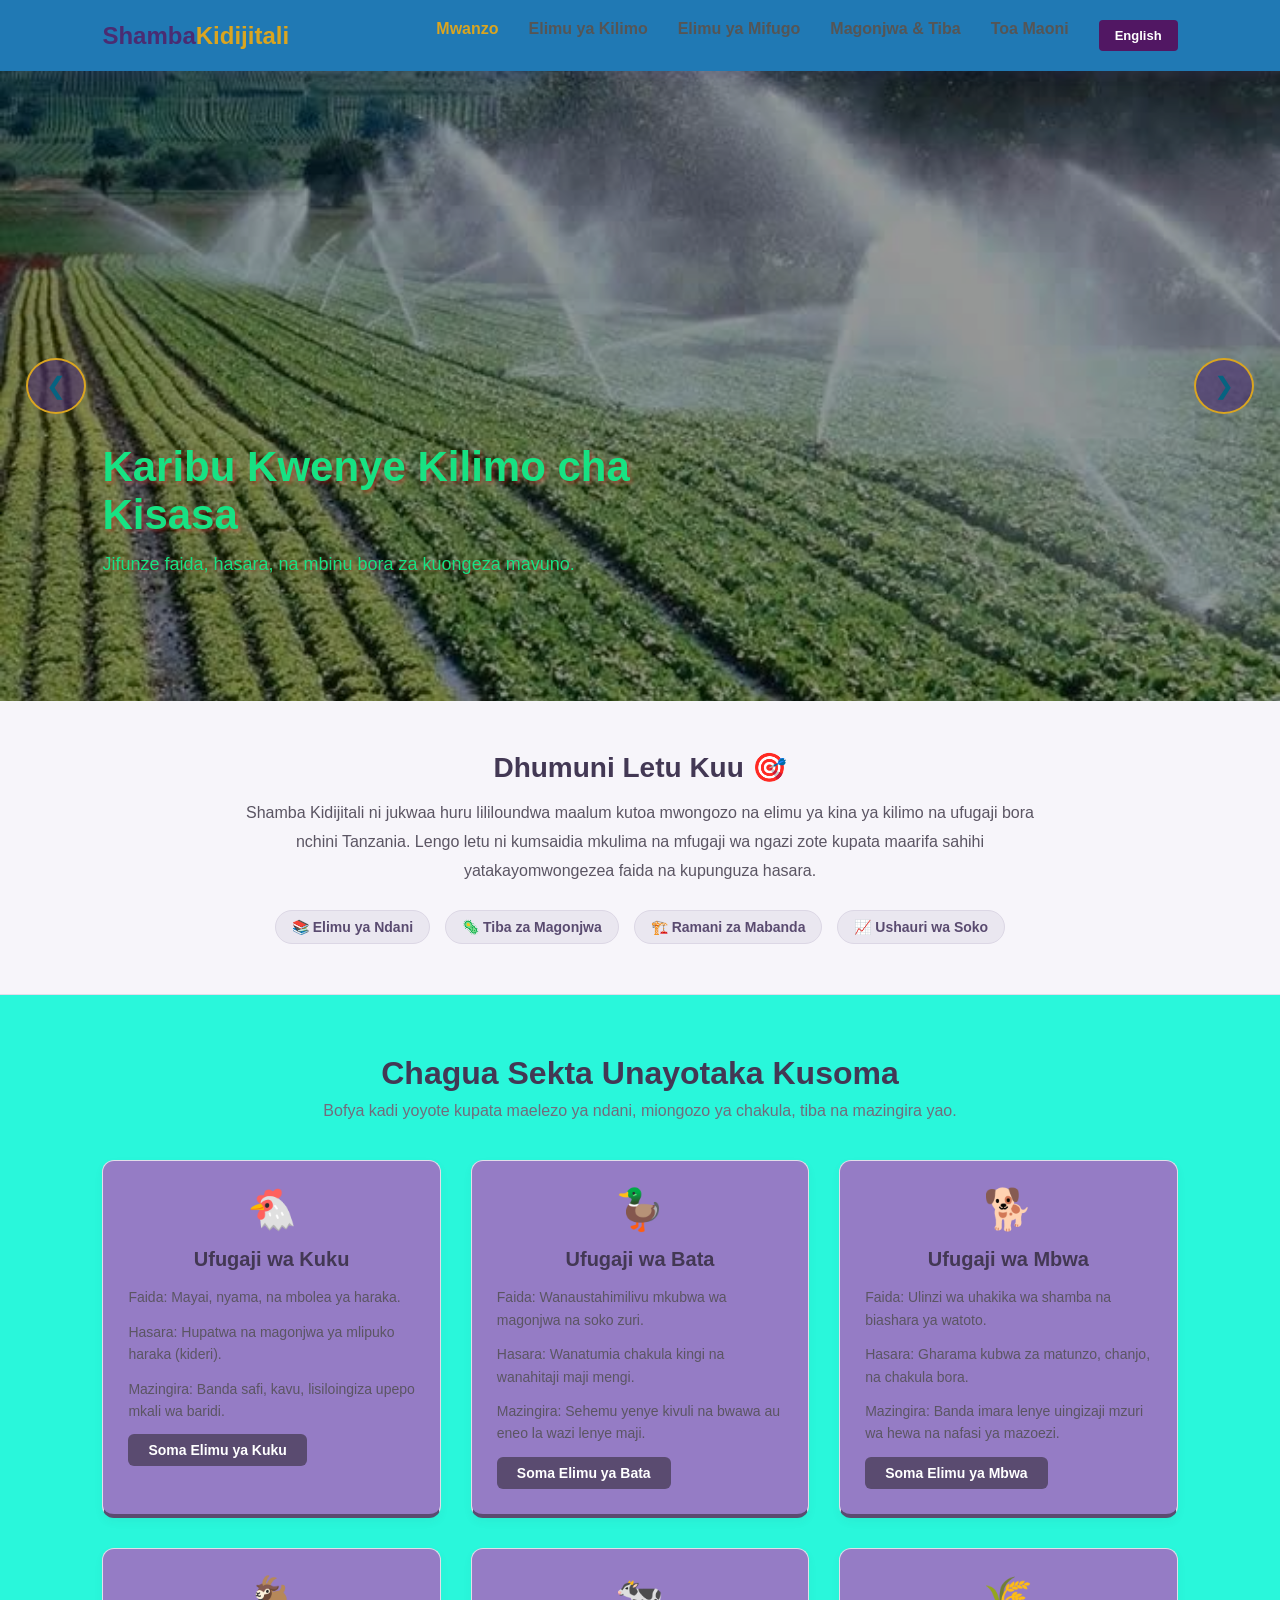
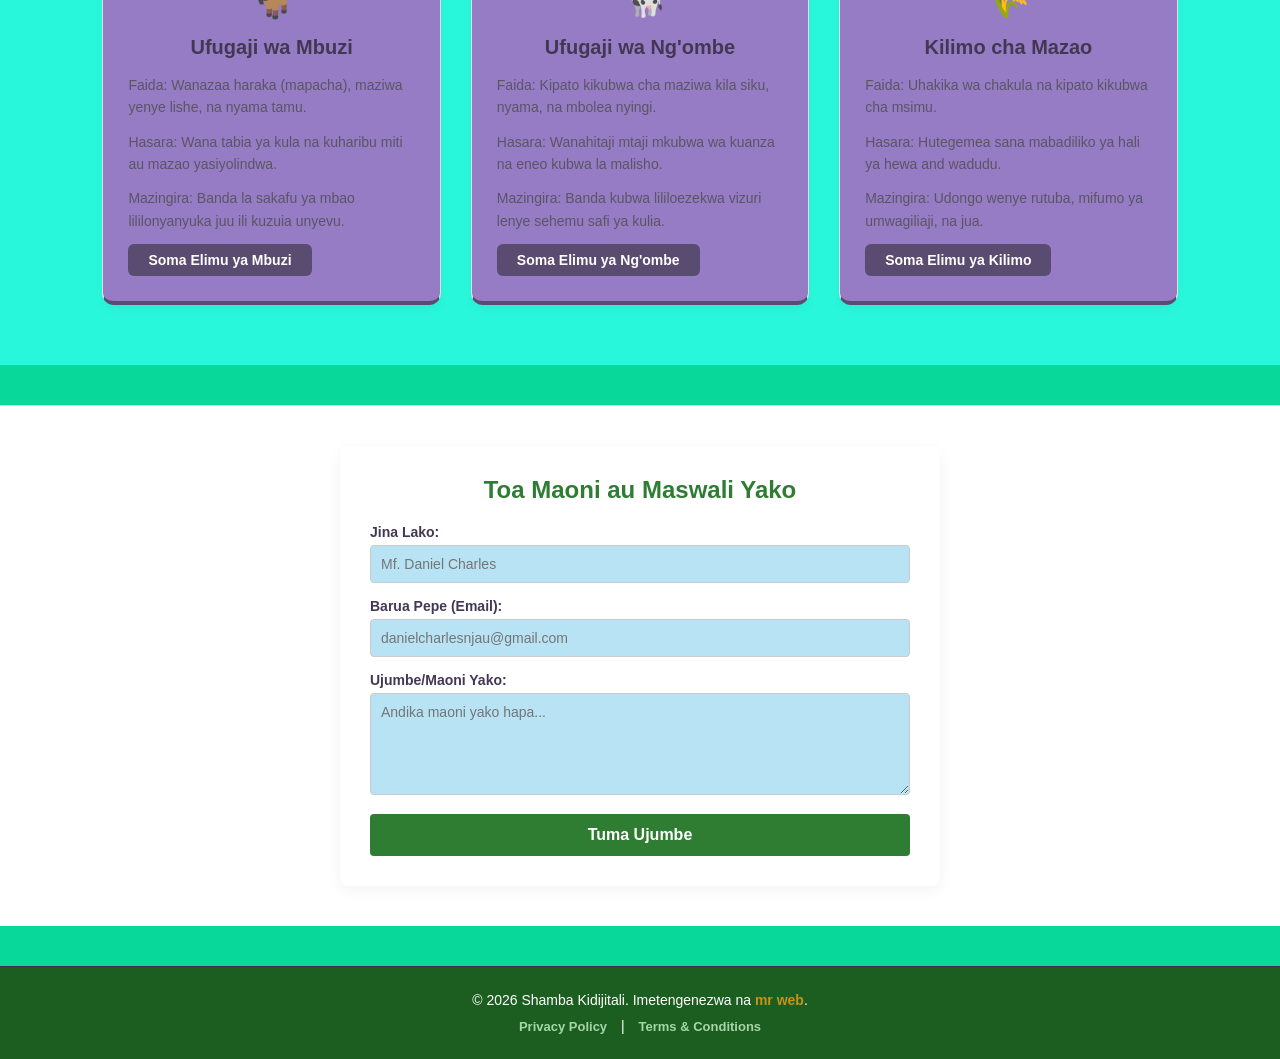
<file: index.html>
<!DOCTYPE html>
<html lang="sw">
<head>
    <meta charset="UTF-8">
    <meta name="viewport" content="width=device-width, initial-scale=1.0">
    <title>Kilimo na Mifugo Hub | Shamba Kidijitali</title>
    <link rel="stylesheet" href="style.css">
    <style>
        /* Kitufe kizuri cha Zambarau cha kubadilisha ukurasa mzima mara moja */
        .lang-btn {
            background-color: #511763;
            color: white;
            border: none;
            padding: 8px 16px;
            font-size: 13px;
            font-weight: bold;
            cursor: pointer;
            border-radius: 4px;
            transition: background 0.2s;
        }
        .lang-btn:hover {
            background-color: goldenrod;
        }
    </style>
</head>
<body>

    <!-- 1. NAVIGATION BAR (MENU) -->
    <header class="navbar">
        <div class="logo">
            <h2>Shamba<span>Kidijitali</span></h2>
        </div>
        <nav>
            <ul class="nav-links">
                <li><a href="index.html" class="active" data-sw="Mwanzo" data-en="Home">Mwanzo</a></li>
                <li><a href="kilimo.html" data-sw="Elimu ya Kilimo" data-en="Crop Farming">Elimu ya Kilimo</a></li>
                <li><a href="mifugo.html" data-sw="Elimu ya Mifugo" data-en="Livestock Farming">Elimu ya Mifugo</a></li>
                <li><a href="magonjwa.html" data-sw="Magonjwa & Tiba" data-en="Diseases & Cure">Magonjwa & Tiba</a></li>
                <li><a href="#maoni" data-sw="Toa Maoni" data-en="Feedback">Toa Maoni</a></li>
                <!-- KITUFE KIKUU CHA ZAMBARAU CHA LUGHA -->
                <li><button id="lang-toggle" class="lang-btn">English</button></li>
            </ul>
        </nav>
    </header>

    <!-- 2. HERO SECTION (SLIDE SHOW) -->
    <section id="home" class="hero-slider">
        <div class="slides">
            <!-- Slide 1 -->
            <div class="slide active">
                <img src="kilimo-kwanza.jpg" alt="Kilimo cha Mazao">
                <div class="slide-content">
                    <h1 data-sw="Karibu Kwenye Kilimo cha Kisasa" data-en="Welcome to Modern Farming">Karibu Kwenye Kilimo cha Kisasa</h1>
                    <p data-sw="Jifunze faida, hasara, na mbinu bora za kuongeza mavuno." data-en="Learn the benefits, drawbacks, and best practices to maximize yield.">Jifunze faida, hasara, na mbinu bora za kuongeza mavuno.</p>
                </div>
            </div>
            <!-- Slide 2 -->
            <div class="slide">
                <img src="kuku na bata.jpg" alt="Ufugaji wa Kuku na Bata">
                <div class="slide-content">
                    <h1 data-sw="Ufugaji wa Kuku & Bata" data-en="Poultry Farming (Chickens & Ducks)">Ufugaji wa Kuku & Bata</h1>
                    <p data-sw="Kabili magonjwa ya ndege na dhibiti hasara mapema." data-en="Combat poultry diseases and control losses early.">Kabili magonjwa ya ndege na dhibiti hasara mapema.</p>
                </div>
            </div>
            <!-- Slide 3 -->
            <div class="slide">
                <img src="mbwa.jpg" alt="Ufugaji wa Mbwa">
                <div class="slide-content">
                    <h1 data-sw="Usimamizi wa Afya ya Mbwa" data-en="Dog Health Management">Usimamizi wa Afya ya Mbwa</h1>
                    <p data-sw="Mwongozo kamili wa chanjo, chakula, na matunzo ya mbwa wako." data-en="A complete guide on vaccines, feeding, and caring for your dog.">Mwongozo kamili wa chanjo, chakula, na matunzo ya mbwa wako.</p>
                </div>
            </div>
        </div>
        <button class="prev-btn">❮</button>
        <button class="next-btn">❯</button>
    </section>

    <!-- 3. DHUMUNI LA TOVUTI (MISSION STATEMENT) -->
    <section class="mission-section">
        <div class="mission-container">
            <h2 data-sw="Dhumuni Letu Kuu 🎯" data-en="Our Main Mission 🎯">Dhumuni Letu Kuu 🎯</h2>
            <p data-sw="Shamba Kidijitali ni jukwaa huru lililoundwa maalum kutoa mwongozo na elimu ya kina ya kilimo na ufugaji bora nchini Tanzania. Lengo letu ni kumsaidia mkulima na mfugaji wa ngazi zote kupata maarifa sahihi yatakayomwongezea faida na kupunguza hasara." 
               data-en="Shamba Kidijitali is an open platform custom-built to provide in-depth crop and livestock farming education in Tanzania. Our goal is to help farmers of all levels gain precise knowledge to increase profits and reduce losses.">
                Shamba Kidijitali ni jukwaa huru lililoundwa maalum kutoa mwongozo na elimu ya kina ya kilimo na ufugaji bora nchini Tanzania. Lengo letu ni kumsaidia mkulima na mfugaji wa ngazi zote kupata maarifa sahihi yatakayomwongezea faida na kupunguza hasara.
            </p>
            <div class="features-badges">
                <span data-sw="📚 Elimu ya Ndani" data-en="📚 In-depth Guides">📚 Elimu ya Ndani</span>
                <span data-sw="🦠 Tiba za Magonjwa" data-en="🦠 Disease Control">🦠 Tiba za Magonjwa</span>
                <span data-sw="🏗️ Ramani za Mabanda" data-en="🏗️ Structure Layouts">🏗️ Ramani za Mabanda</span>
                <span data-sw="📈 Ushauri wa Soko" data-en="📈 Market Advice">📈 Ushauri wa Soko</span>
            </div>
        </div>
    </section>

    <!-- 4. QUICK LINKS GRID (KADI SITA ZA NDANI) -->
    <section id="mifugo" class="category-section">
        <div class="section-title">
            <h2 data-sw="Chagua Sekta Unayotaka Kusoma" data-en="Select a Sector to Learn">Chagua Sekta Unayotaka Kusoma</h2>
            <p data-sw="Bofya kadi yoyote kupata maelezo ya ndani, miongozo ya chakula, tiba na mazingira yao." data-en="Click any card to read in-depth details, feeding guides, treatments, and housing.">Bofya kadi yoyote kupata maelezo ya ndani, miongozo ya chakula, tiba na mazingira yao.</p>
        </div>
        
        <div class="grid-container">
            
            <!-- 1. Kadi ya Kuku -->
            <div class="card">
                <div class="card-icon">🐔</div>
                <h3 data-sw="Ufugaji wa Kuku" data-en="Chicken Farming">Ufugaji wa Kuku</h3>
                <p><span data-sw="Faida: Mayai, nyama, na mbolea ya haraka." data-en="Benefits: Eggs, meat, and quick organic manure.">Faida: Mayai, nyama, na mbolea ya haraka.</span></p>
                <p><span data-sw="Hasara: Hupatwa na magonjwa ya mlipuko haraka (kideri)." data-en="Drawbacks: Highly prone to disease outbreaks (Newcastle).">Hasara: Hupatwa na magonjwa ya mlipuko haraka (kideri).</span></p>
                <p><span data-sw="Mazingira: Banda safi, kavu, lisiloingiza upepo mkali wa baridi." data-en="Housing: Clean, dry coop protected from harsh cold winds.">Mazingira: Banda safi, kavu, lisiloingiza upepo mkali wa baridi.</span></p>
                <a href="kuku.html" class="card-btn" data-sw="Soma Elimu ya Kuku" data-en="Read Poultry Guide">Soma Elimu ya Kuku</a>
            </div>

            <!-- 2. Kadi ya Bata -->
            <div class="card">
                <div class="card-icon">🦆</div>
                <h3 data-sw="Ufugaji wa Bata" data-en="Duck Farming">Ufugaji wa Bata</h3>
                <p><span data-sw="Faida: Wanaustahimilivu mkubwa wa magonjwa na soko zuri." data-en="Benefits: Highly disease resistant and have a good market.">Faida: Wanaustahimilivu mkubwa wa magonjwa na soko zuri.</span></p>
                <p><span data-sw="Hasara: Wanatumia chakula kingi na wanahitaji maji mengi." data-en="Drawbacks: They consume a lot of food and require plenty of water.">Hasara: Wanatumia chakula kingi na wanahitaji maji mengi.</span></p>
                <p><span data-sw="Mazingira: Sehemu yenye kivuli na bwawa au eneo la wazi lenye maji." data-en="Housing: Shaded area with a pond or open space with water.">Mazingira: Sehemu yenye kivuli na bwawa au eneo la wazi lenye maji.</span></p>
                <a href="bata.html" class="card-btn" data-sw="Soma Elimu ya Bata" data-en="Read Duck Guide">Soma Elimu ya Bata</a>
            </div>

            <!-- 3. Kadi ya Mbwa -->
            <div class="card">
                <div class="card-icon">🐕</div>
                <h3 data-sw="Ufugaji wa Mbwa" data-en="Dog Breeding">Ufugaji wa Mbwa</h3>
                <p><span data-sw="Faida: Ulinzi wa uhakika wa shamba na biashara ya watoto." data-en="Benefits: Reliable farm security and profitable puppy business.">Faida: Ulinzi wa uhakika wa shamba na biashara ya watoto.</span></p>
                <p><span data-sw="Hasara: Gharama kubwa za matunzo, chanjo, na chakula bora." data-en="Drawbacks: High maintenance costs, vaccines, and quality food.">Hasara: Gharama kubwa za matunzo, chanjo, na chakula bora.</span></p>
                <p><span data-sw="Mazingira: Banda imara lenye uingizaji mzuri wa hewa na nafasi ya mazoezi." data-en="Housing: Secure, well-ventilated kennel with space for exercise.">Mazingira: Banda imara lenye uingizaji mzuri wa hewa na nafasi ya mazoezi.</span></p>
                <a href="mbwa.html" class="card-btn" data-sw="Soma Elimu ya Mbwa" data-en="Read Dog Guide">Soma Elimu ya Mbwa</a>
            </div>
            <!-- 4. Kadi ya Mbuzi -->
            <div class="card">
                <div class="card-icon">🐐</div>
                <h3 data-sw="Ufugaji wa Mbuzi" data-en="Goat Farming">Ufugaji wa Mbuzi</h3>
                <p><span data-sw="Faida: Wanazaa haraka (mapacha), maziwa yenye lishe, na nyama tamu." data-en="Benefits: Fast reproduction (twins), nutritious milk, and sweet meat.">Faida: Wanazaa haraka (mapacha), maziwa yenye lishe, na nyama tamu.</span></p>
                <p><span data-sw="Hasara: Wana tabia ya kula na kuharibu miti au mazao yasiyolindwa." data-en="Drawbacks: Destructive tendency to feed on young crops and unprotected trees.">Hasara: Wana tabia ya kula na kuharibu miti au mazao yasiyolindwa.</span></p>
                <p><span data-sw="Mazingira: Banda la sakafu ya mbao lililonyanyuka juu ili kuzuia unyevu." data-en="Housing: Elevated wooden slatted floor shed to prevent moisture build-up.">Mazingira: Banda la sakafu ya mbao lililonyanyuka juu ili kuzuia unyevu.</span></p>
                <a href="mbuzi.html" class="card-btn" data-sw="Soma Elimu ya Mbuzi" data-en="Read Goat Guide">Soma Elimu ya Mbuzi</a>
            </div>

            <!-- 5. Kadi ya Ng'ombe -->
            <div class="card">
                <div class="card-icon">🐄</div>
                <h3 data-sw="Ufugaji wa Ng'ombe" data-en="Cattle Farming">Ufugaji wa Ng'ombe</h3>
                <p><span data-sw="Faida: Kipato kikubwa cha maziwa kila siku, nyama, na mbolea nyingi." data-en="Benefits: High daily income from milk, beef, and abundance of manure.">Faida: Kipato kikubwa cha maziwa kila siku, nyama, na mbolea nyingi.</span></p>
                <p><span data-sw="Hasara: Wanahitaji mtaji mkubwa wa kuanza na eneo kubwa la malisho." data-en="Drawbacks: Requires significant initial capital and a large grazing area.">Hasara: Wanahitaji mtaji mkubwa wa kuanza na eneo kubwa la malisho.</span></p>
                <p><span data-sw="Mazingira: Banda kubwa lilileezekwa vizuri lenye sehemu safi ya kulia." data-en="Housing: Spacious, well-roofed shed with a clean feeding trough section.">Mazingira: Banda kubwa lililoezekwa vizuri lenye sehemu safi ya kulia.</span></p>
                <a href="ng`ombe.html" class="card-btn" data-sw="Soma Elimu ya Ng'ombe" data-en="Read Cattle Guide">Soma Elimu ya Ng'ombe</a>
            </div>

            <!-- 6. Kadi ya Kilimo cha Mazao -->
            <div class="card">
                <div class="card-icon">🌾</div>
                <h3 data-sw="Kilimo cha Mazao" data-en="Crop Farming">Kilimo cha Mazao</h3>
                <p><span data-sw="Faida: Uhakika wa chakula na kipato kikubwa cha msimu." data-en="Benefits: Ensured food security and massive seasonal financial returns.">Faida: Uhakika wa chakula na kipato kikubwa cha msimu.</span></p>
                <p><span data-sw="Hasara: Hutegemea sana mabadiliko ya hali ya hewa na wadudu." data-en="Drawbacks: Heavily dependent on weather changes and pest attacks.">Hasara: Hutegemea sana mabadiliko ya hali ya hewa and wadudu.</span></p>
                <p><span data-sw="Mazingira: Udongo wenye rutuba, mifumo ya umwagiliaji, na jua." data-en="Housing: Fertile soil structure, proper irrigation, and adequate sunlight.">Mazingira: Udongo wenye rutuba, mifumo ya umwagiliaji, na jua.</span></p>
                <a href="kilimo.html" class="card-btn" data-sw="Soma Elimu ya Kilimo" data-en="Read Crop Guide">Soma Elimu ya Kilimo</a>
            </div>

        </div>
    </section>

    <!-- 5. SEHEMU YA MAONI (FORMSPREE) -->
    <section id="maoni" class="feedback-section" style="padding: 40px 20px; background: #fff; margin-top: 40px;">
        <div class="feedback-container" style="max-width: 600px; margin: 0 auto; box-shadow: 0 4px 15px rgba(0,0,0,0.05); padding: 30px; border-radius: 8px;">
            <h2 data-sw="Toa Maoni au Maswali Yako" data-en="Give Your Feedback or Questions" style="color: #2e7d32; text-align: center; margin-bottom: 20px;">Toa Maoni au Maswali Yako</h2>
            <form action="https://formspree.io" method="POST">
                <div class="form-group" style="margin-bottom: 15px;">
                    <label for="name" data-sw="Jina Lako:" data-en="Your Name:" style="display: block; font-weight: bold; margin-bottom: 5px;">Jina Lako:</label>
                    <input type="text" id="name" name="name" required placeholder="Mf. Daniel Charles" style="width: 100%; padding: 10px; border: 1px solid #ccc; border-radius: 4px;">
                </div>
                <div class="form-group" style="margin-bottom: 15px;">
                    <label for="email" data-sw="Barua Pepe (Email):" data-en="Email Address:" style="display: block; font-weight: bold; margin-bottom: 5px;">Barua Pepe (Email):</label>
                    <input type="email" id="email" name="_replyto" required placeholder="danielcharlesnjau@gmail.com" style="width: 100%; padding: 10px; border: 1px solid #ccc; border-radius: 4px;">
                </div>
                <div class="form-group" style="margin-bottom: 15px;">
                    <label for="message" data-sw="Ujumbe/Maoni Yako:" data-en="Your Message/Feedback:" style="display: block; font-weight: bold; margin-bottom: 5px;">Ujumbe/Maoni Yako:</label>
                    <textarea id="message" name="message" rows="5" required placeholder="Andika maoni yako hapa..." style="width: 100%; padding: 10px; border: 1px solid #ccc; border-radius: 4px; resize: vertical;"></textarea>
                </div>
                <button type="submit" class="submit-btn" data-sw="Tuma Ujumbe" data-en="Send Message" style="background-color: #2e7d32; color: white; border: none; padding: 12px; border-radius: 4px; font-weight: bold; width: 100%; cursor: pointer;">Tuma Ujumbe</button>
            </form>
        </div>
    </section>

    <!-- 6. FOOTER -->
        <!-- 6. FOOTER YENYE LINK ZA KISHERIA ZA GOOGLE -->
    <footer style="background-color: #1b5e20; color: white; text-align: center; padding: 25px; margin-top: 40px;">
        <p>&copy; 2026 Shamba Kidijitali. Imetengenezwa na <span>mr web</span>.</p>
        <div style="margin-top: 10px;">
            <a href="privacy-policy.html" style="color: #a5d6a7; text-decoration: none; margin: 0 10px; font-size: 13px; font-weight: bold;">Privacy Policy</a> | 
            <a href="terms.html" style="color: #a5d6a7; text-decoration: none; margin: 0 10px; font-size: 13px; font-weight: bold;">Terms & Conditions</a>
        </div>
    </footer>


    <!-- 7. JAVASCRIPT (SLIDESHOW & GLOBAL LANGUAGE TOGGLE) -->
    <script>
        // A. JS YA SLIDESHOW
        let currentSlide = 0;
        const slides = document.querySelectorAll('.slide');
        const nextBtn = document.querySelector('.next-btn');
        const prevBtn = document.querySelector('.prev-btn');

        function showSlide(index) {
            if (slides.length === 0) return;
            slides.forEach(slide => slide.classList.remove('active'));
            if (index >= slides.length) currentSlide = 0;
            if (index < 0) currentSlide = slides.length - 1;
            slides[currentSlide].classList.add('active');
        }

        if (nextBtn && prevBtn) {
            nextBtn.addEventListener('click', () => {
                currentSlide++;
                showSlide(currentSlide);
            });
            prevBtn.addEventListener('click', () => {
                currentSlide--;
                showSlide(currentSlide);
            });
            setInterval(() => {
                currentSlide++;
                showSlide(currentSlide);
            }, 5000);
        }

        // B. SWICHI YA KUBADILISHA UKURASA MZIMA KWA MARA MOJA (GLOBAL)
        const globalLangBtn = document.getElementById('lang-toggle');
        let currentGlobalLang = 'sw';

        if (globalLangBtn) {
            globalLangBtn.addEventListener('click', () => {
                // Inatafuta kila mstari wenye data-sw na data-en ukurasa mzima (pamoja na kadi zote!)
                const allElements = document.querySelectorAll('[data-sw][data-en]');
                
                if (currentGlobalLang === 'sw') {
                    allElements.forEach(el => el.textContent = el.getAttribute('data-en'));
                    globalLangBtn.textContent = 'Kiswahili';
                    currentGlobalLang = 'en';
                } else {
                    allElements.forEach(el => el.textContent = el.getAttribute('data-sw'));
                    globalLangBtn.textContent = 'English';
                    currentGlobalLang = 'sw';
                }
            });
        }
    </script>
</body>
</html>
</file>
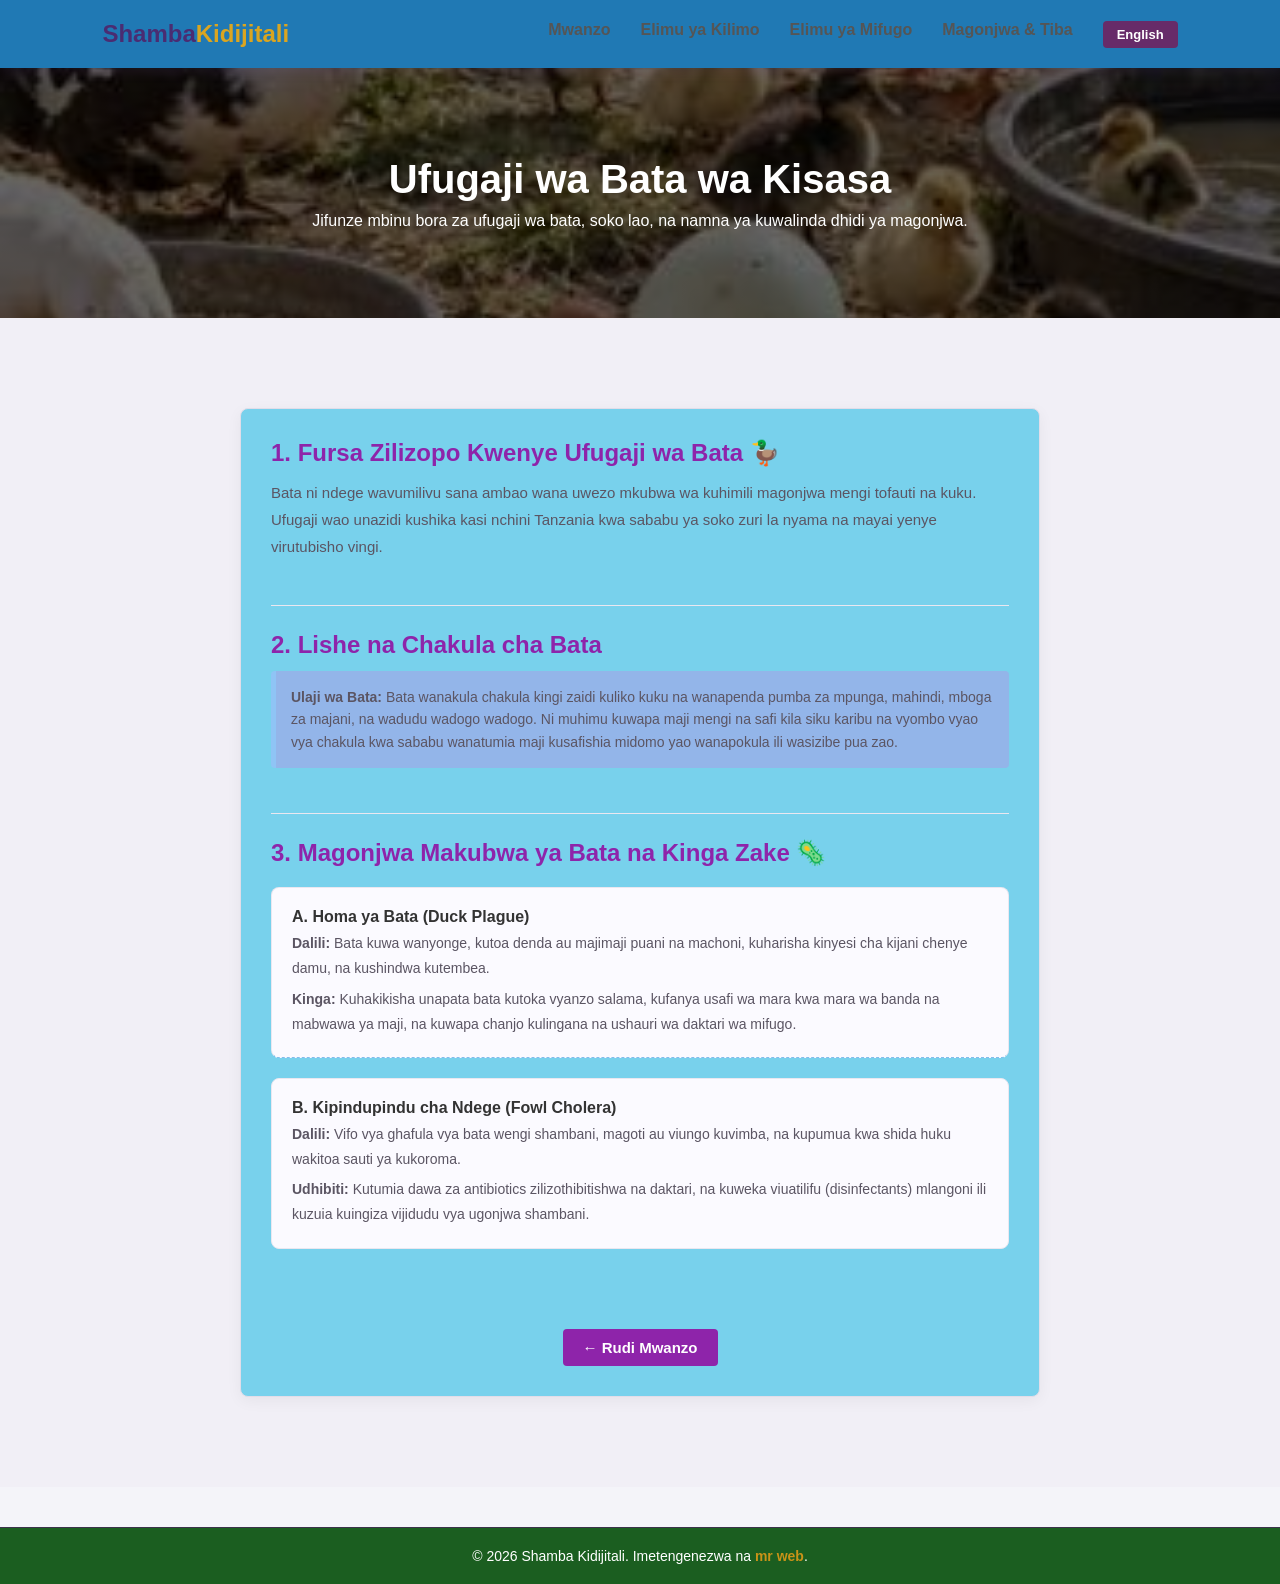
<file: bata.html>
<!DOCTYPE html>
<html lang="sw">
<head>
    <meta charset="UTF-8">
    <meta name="viewport" content="width=device-width, initial-scale=1.0">
    <title>Mwongozo wa Ufugaji wa Bata | Shamba Kidijitali</title>
    <link rel="stylesheet" href="style.css">
    <style>
        /* CSS ya Kitufe cha Lugha cha Zambarau kule Juu kwenye Header */
        .lang-btn {
            background-color: #672b69; /* Rangi ya Zambarau */
            color: white;
            border: none;
            padding: 6px 14px;
            font-size: 13px;
            font-weight: bold;
            cursor: pointer;
            border-radius: 4px;
            transition: background 0.2s;
        }
        .lang-btn:hover {
            background-color: #7b1fa2;
        }
        
        body {
            background-color: #f4f4f9; 
        }
        .inner-page-hero {
            background: linear-gradient(rgba(0, 0, 0, 0.6), rgba(0, 0, 0, 0.6)), url('kuku na bata.jpg') no-repeat center center/cover;
            height: 250px;
            display: flex;
            align-items: center;
            justify-content: center;
            text-align: center;
            color: white;
            padding: 20px;
        }
        .inner-header-overlay h1 {
            font-size: 2.5rem;
            margin-bottom: 10px;
        }
        .content-container {
            max-width: 800px;
            margin: 40px auto;
            padding: 30px;
            background: #78d1ec;
            border-radius: 8px;
            box-shadow: 0 4px 15px rgba(0,0,0,0.05);
        }
        .main-article h2 {
            color: #8e24aa;
            margin-bottom: 12px;
        }
    </style>
</head>
<body>

    <!-- 1. NAVIGATION BAR (MENU) - KITUFE KIPO HUKU JUU KULIA -->
    <header class="navbar">
        <div class="logo">
            <h2>Shamba<span>Kidijitali</span></h2>
        </div>
        <nav>
            <ul class="nav-links">
                <li><a href="index.html" data-sw="Mwanzo" data-en="Home">Mwanzo</a></li>
                <li><a href="kilimo.html" data-sw="Elimu ya Kilimo" data-en="Crop Farming">Elimu ya Kilimo</a></li>
                <li><a href="mifugo.html" data-sw="Elimu ya Mifugo" data-en="Livestock Farming">Elimu ya Mifugo</a></li>
                <li><a href="magonjwa.html" data-sw="Magonjwa & Tiba" data-en="Diseases & Cure">Magonjwa & Tiba</a></li>
                <!-- KITUFE KIKUU KILICHOPO JUU KWENYE HEADER -->
                <li><button id="lang-toggle" class="lang-btn">English</button></li>
            </ul>
        </nav>
    </header>

    <!-- 2. HERO BANNER -->
    <section class="inner-page-hero">
        <div class="inner-header-overlay">
            <h1 data-sw="Ufugaji wa Bata wa Kisasa" data-en="Modern Duck Farming">Ufugaji wa Bata wa Kisasa</h1>
            <p data-sw="Jifunze mbinu bora za ufugaji wa bata, soko lao, na namna ya kuwalinda dhidi ya magonjwa." 
               data-en="Learn the best practices in duck farming, their market potential, and how to protect them from diseases.">
               Jifunze mbinu bora za ufugaji wa bata, soko lao, na namna ya kuwalinda dhidi ya magonjwa.
            </p>
        </div>
    </section>

    <!-- 3. ELIMU YA NDANI YA BATA -->
    <main class="content-section">
        <div class="content-container">
            
            <!-- SEHEMU YA 1: UTANGULIZI -->
            <article class="main-article" style="margin-bottom: 25px;">
                <h2 data-sw="1. Fursa Zilizopo Kwenye Ufugaji wa Bata 🦆" data-en="1. Opportunities in Duck Farming 🦆">1. Fursa Zilizopo Kwenye Ufugaji wa Bata 🦆</h2>
                <p data-sw="Bata ni ndege wavumilivu sana ambao wana uwezo mkubwa wa kuhimili magonjwa mengi tofauti na kuku. Ufugaji wao unazidi kushika kasi nchini Tanzania kwa sababu ya soko zuri la nyama na mayai yenye virutubisho vingi."
                   data-en="Ducks are highly resilient birds with a strong ability to resist many diseases compared to chickens. Their farming is rapidly gaining momentum in Tanzania due to a good market for meat and highly nutritious eggs.">
                   Bata ni ndege wavumilivu sana ambao wana uwezo mkubwa wa kuhimili magonjwa mengi tofauti na kuku. Ufugaji wao unazidi kushika kasi nchini Tanzania kwa sababu ya soko zuri la nyama na mayai yenye virutubisho vingi.
                </p>
            </article>
            <!-- SEHEMU YA 2: LISHE NA CHAKULA -->
            <article class="main-article" style="margin-bottom: 25px;">
                <h2 data-sw="2. Lishe na Chakula cha Bata" data-en="2. Duck Nutrition and Feeding">2. Lishe na Chakula cha Bata</h2>
                <div class="info-alert" style="background-color: #93b5e9; border-left: 5px solid #8fc4f5; padding: 15px; margin-bottom: 15px; border-radius: 4px;">
                    <strong data-sw="Ulaji wa Bata:" data-en="Duck Feeding Habits:">Ulaji wa Bata:</strong> 
                    <span data-sw="Bata wanakula chakula kingi zaidi kuliko kuku na wanapenda pumba za mpunga, mahindi, mboga za majani, na wadudu wadogo wadogo. Ni muhimu kuwapa maji mengi na safi kila siku karibu na vyombo vyao vya chakula kwa sababu wanatumia maji kusafishia midomo yao wanapokula ili wasizibe pua zao." 
                          data-en="Ducks consume more feed than chickens and love rice bran, maize bran, green vegetables, and small insects. It is crucial to provide plenty of clean water daily near their feeding troughs because they use water to clean their beaks while eating to prevent nostrils blockage.">
                        Bata wanakula chakula kingi zaidi kuliko kuku na wanapenda pumba za mpunga, mahindi, mboga za majani, na wadudu wadogo wadogo. Ni muhimu kuwapa maji mengi na safi kila siku karibu na vyombo vyao vya chakula kwa sababu wanatumia maji kusafishia midomo yao wanapokula ili wasizibe pua zao.
                    </span>
                </div>
            </article>

            <!-- SEHEMU YA 3: MAGONJWA MAKUBWA -->
            <article class="main-article" style="margin-bottom: 25px;">
                <h2 data-sw="3. Magonjwa Makubwa ya Bata na Kinga Zake 🦠" data-en="3. Major Duck Diseases & Prevention 🦠">3. Magonjwa Makubwa ya Bata na Kinga Zake 🦠</h2>
                <div class="disease-list">
                    <div class="disease-item" style="margin-bottom: 20px; border-bottom: 1px dashed #83bceb; padding-bottom: 15px;">
                        <h4 data-sw="A. Homa ya Bata (Duck Plague)" data-en="A. Duck Plague (Duck Virus Enteritis)" style="color: #333; margin-bottom: 5px;">A. Homa ya Bata (Duck Plague)</h4>
                        <p style="margin: 5px 0;"><strong data-sw="Dalili:" data-en="Symptoms:">Dalili:</strong> <span data-sw="Bata kuwa wanyonge, kutoa denda au majimaji puani na machoni, kuharisha kinyesi cha kijani chenye damu, na kushindwa kutembea." data-en="Weakness, discharge from eyes and nostrils, greenish watery diarrhea sometimes with blood, and inability to walk.">Bata kuwa wanyonge, kutoa denda au majimaji puani na machoni, kuharisha kinyesi cha kijani chenye damu, na kushindwa kutembea.</span></p>
                        <p style="margin: 5px 0;"><strong data-sw="Kinga:" data-en="Prevention:">Kinga:</strong> <span data-sw="Kuhakikisha unapata bata kutoka vyanzo salama, kufanya usafi wa mara kwa mara wa banda na mabwawa ya maji, na kuwapa chanjo kulingana na ushauri wa daktari wa mifugo." data-en="Ensuring you get ducks from safe sources, regularly cleaning the coop and water ponds, and administering vaccinations according to veterinary advice.">Kuhakikisha unapata bata kutoka vyanzo salama, kufanya usafi wa mara kwa mara wa banda na mabwawa ya maji, na kuwapa chanjo kulingana na ushauri wa daktari wa mifugo.</span></p>
                    </div>
                    <div class="disease-item" style="margin-bottom: 20px; padding-bottom: 15px;">
                        <h4 data-sw="B. Kipindupindu cha Ndege (Fowl Cholera)" data-en="B. Fowl Cholera in Ducks" style="color: #333; margin-bottom: 5px;">B. Kipindupindu cha Ndege (Fowl Cholera)</h4>
                        <p style="margin: 5px 0;"><strong data-sw="Dalili:" data-en="Symptoms:">Dalili:</strong> <span data-sw="Vifo vya ghafula vya bata wengi shambani, magoti au viungo kuvimba, na kupumua kwa shida huku wakitoa sauti ya kukoroma." data-en="Sudden high mortality rates in the flock, swollen joints or footpads, and difficulty breathing accompanied by a rattling sound.">Vifo vya ghafula vya bata wengi shambani, magoti au viungo kuvimba, na kupumua kwa shida huku wakitoa sauti ya kukoroma.</span></p>
                        <p style="margin: 5px 0;"><strong data-sw="Udhibiti:" data-en="Control:">Udhibiti:</strong> <span data-sw="Kutumia dawa za antibiotics zilizothibitishwa na daktari, na kuweka viuatilifu (disinfectants) mlangoni ili kuzuia kuingiza vijidudu vya ugonjwa shambani." data-en="Using antibiotics prescribed by a veterinarian, and placing disinfectants at the entrance to prevent introducing germs into the farm area.">Kutumia dawa za antibiotics zilizothibitishwa na daktari, na kuweka viuatilifu (disinfectants) mlangoni ili kuzuia kuingiza vijidudu vya ugonjwa shambani.</span></p>
                    </div>
                </div>
            </article>

            <!-- KITUFE CHA KURUDI NYUMA -->
            <div class="back-home-container" style="text-align: center; margin-top: 30px;">
                <a href="index.html" class="back-btn" data-sw="← Rudi Mwanzo" data-en="← Back Home" style="display: inline-block; background-color: #8e24aa; color: white; text-decoration: none; padding: 10px 20px; border-radius: 4px; font-weight: bold; transition: background 0.3s;">← Rudi Mwanzo</a>
            </div>

        </div>
    </main>

    <!-- FOOTER -->
    <footer style="background-color: #1b5e20; color: white; text-align: center; padding: 20px; margin-top: 40px;">
        <p>&copy; 2026 Shamba Kidijitali. Imetengenezwa na <span>mr web</span>.</p>
    </footer>

    <!-- JAVASCRIPT YA KUBADILISHA LUGHA YA UKURASA MZIMA (SINGLE TOGGLE) -->
    <script>
        const globalLangBtn = document.getElementById('lang-toggle');
        let currentGlobalLang = 'sw';

        if (globalLangBtn) {
            globalLangBtn.addEventListener('click', () => {
                // Inatafuta elementi zote zenye data-sw na data-en ukurasa mzima (menu + maelezo)
                const allElements = document.querySelectorAll('[data-sw][data-en]');
                
                if (currentGlobalLang === 'sw') {
                    allElements.forEach(el => el.textContent = el.getAttribute('data-en'));
                    globalLangBtn.textContent = 'Kiswahili'; // Kitufe kinarudi kuwa Kiswahili maneno yakitafsiriwa kuwa English
                    currentGlobalLang = 'en';
                } else {
                    allElements.forEach(el => el.textContent = el.getAttribute('data-sw'));
                    globalLangBtn.textContent = 'English'; // Kitufe kinarudi kuwa English maneno yakitafsiriwa kuwa Kiswahili
                    currentGlobalLang = 'sw';
                }
            });
        }
    </script>
</body>
</html>
</file>
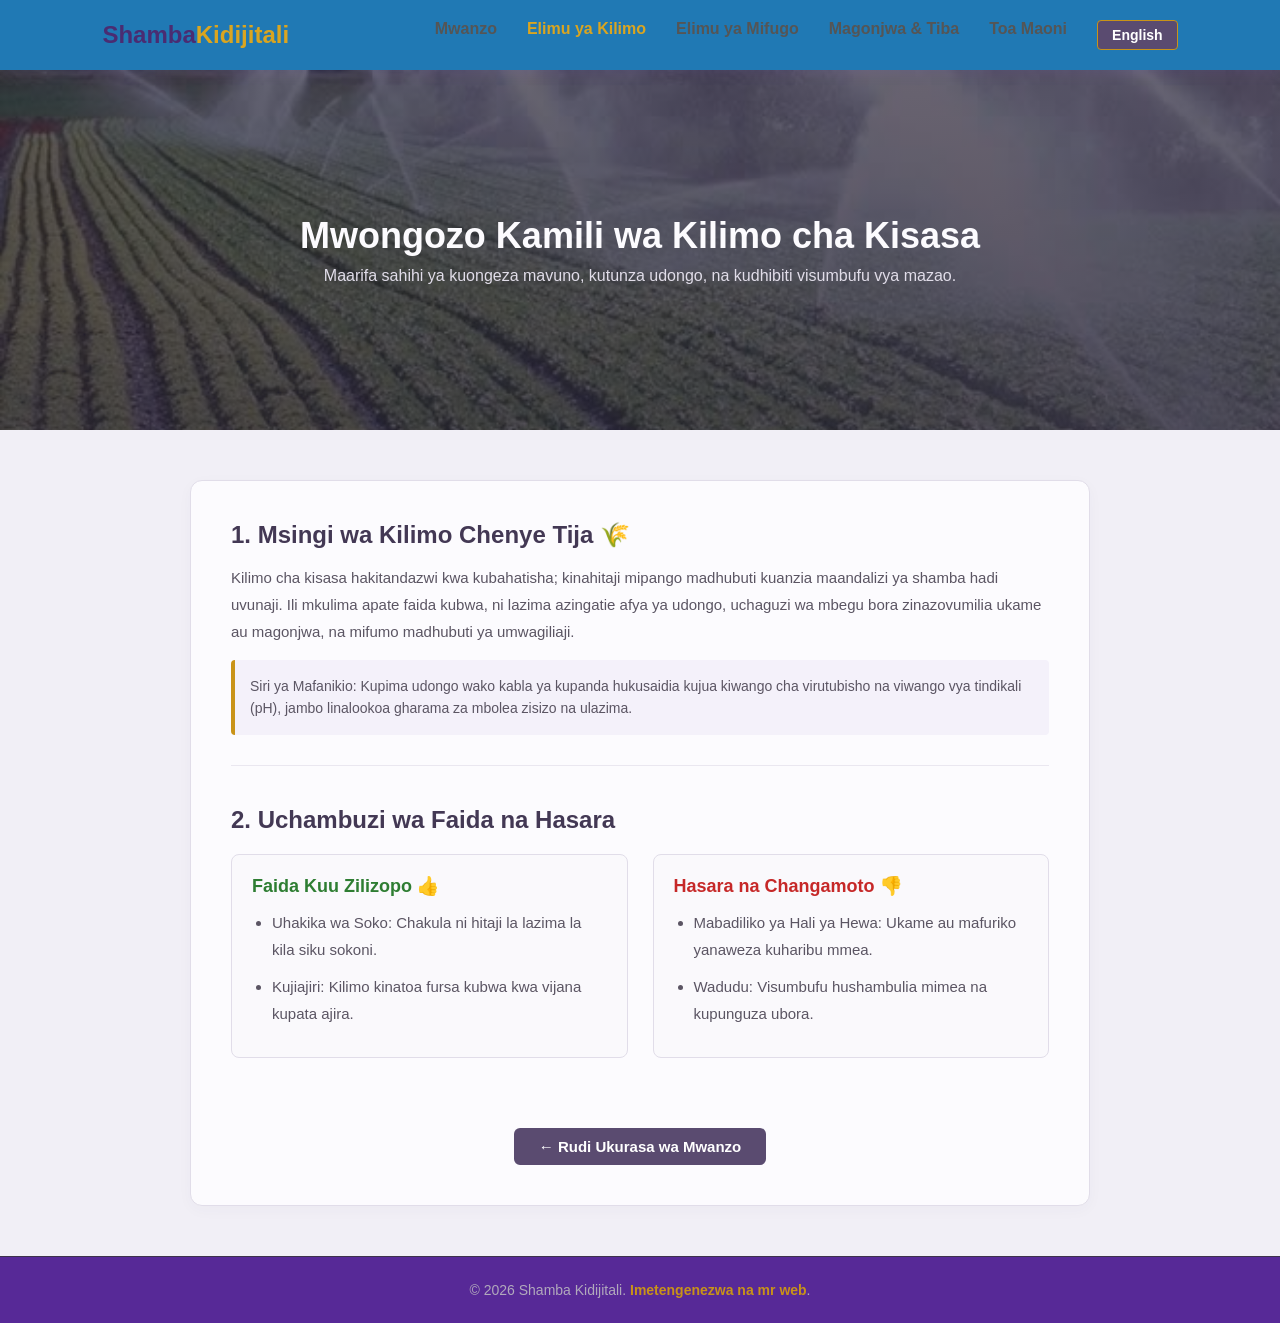
<file: kilimo.html>
<!DOCTYPE html>
<html lang="sw">
<head>
    <meta charset="UTF-8">
    <meta name="viewport" content="width=device-width, initial-scale=1.0">
    <title>Elimu ya Kilimo cha Kisasa | Shamba Kidijitali</title>
    <link rel="stylesheet" href="style.css">
</head>
<body>

    <!-- NAVIGATION BAR -->
    <header class="navbar">
        <div class="logo">
            <h2>Shamba<span>Kidijitali</span></h2>
        </div>
        <nav>
            <ul class="nav-links">
                <li><a href="index.html" data-sw="Mwanzo" data-en="Home">Mwanzo</a></li>
                <li><a href="kilimo.html" class="active" data-sw="Elimu ya Kilimo" data-en="Crop Farming">Elimu ya Kilimo</a></li>
                <li><a href="mifugo.html" data-sw="Elimu ya Mifugo" data-en="Livestock Farming">Elimu ya Mifugo</a></li>
                <li><a href="magonjwa.html" data-sw="Magonjwa & Tiba" data-en="Diseases & Cure">Magonjwa & Tiba</a></li>
                <li><a href="index.html#maoni" data-sw="Toa Maoni" data-en="Feedback">Toa Maoni</a></li>
                <li><button id="lang-toggle" class="lang-btn">English</button></li>
            </ul>
        </nav>
    </header>

    <!-- KICHWA CHA UKURASA (HERO BANNER) -->
    <section class="page-header-kilimo">
        <div class="header-overlay">
            <h1 data-sw="Mwongozo Kamili wa Kilimo cha Kisasa" data-en="Complete Guide to Modern Farming">Mwongozo Kamili wa Kilimo cha Kisasa</h1>
            <p data-sw="Maarifa sahihi ya kuongeza mavuno, kutunza udongo, na kudhibiti visumbufu vya mazao." data-en="Accurate knowledge to increase yields, manage soil health, and control crop pests.">Maarifa sahihi ya kuongeza mavuno, kutunza udongo, na kudhibiti visumbufu vya mazao.</p>
        </div>
    </section>

    <!-- ELIMU YA NDANI (LONG-FORM CONTENT SECTION) -->
    <section class="content-section">
        <div class="content-container">
            
            <!-- SEHEMU YA 1: UTANGULIZI -->
            <article class="main-article">
                <h2 data-sw="1. Msingi wa Kilimo Chenye Tija 🌾" data-en="1. Foundation of Productive Farming 🌾">1. Msingi wa Kilimo Chenye Tija 🌾</h2>
                <p data-sw="Kilimo cha kisasa hakitandazwi kwa kubahatisha; kinahitaji mipango madhubuti kuanzia maandalizi ya shamba hadi uvunaji. Ili mkulima apate faida kubwa, ni lazima azingatie afya ya udongo, uchaguzi wa mbegu bora zinazovumilia ukame au magonjwa, na mifumo madhubuti ya umwagiliaji." 
                   data-en="Modern farming is not done by guesswork; it requires strategic planning from land preparation to harvesting. For a farmer to maximize profit, they must consider soil health, selection of high-quality drought/disease-resistant seeds, and robust irrigation systems.">
                    Kilimo cha kisasa hakitandazwi kwa kubahatisha; kinahitaji mipango madhubuti kuanzia maandalizi ya shamba hadi uvunaji. Ili mkulima apate faida kubwa, ni lazima azingatie afya ya udongo, uchaguzi wa mbegu bora zinazovumilia ukame au magonjwa, na mifumo madhubuti ya umwagiliaji.
                </p>
                
                <div class="info-alert">
                    <span data-sw="Siri ya Mafanikio: Kupima udongo wako kabla ya kupanda hukusaidia kujua kiwango cha virutubisho na viwango vya tindikali (pH), jambo linalookoa gharama za mbolea zisizo na ulazima." 
                          data-en="Secret to Success: Testing your soil before planting helps you know nutrient levels and pH acidity, saving you from unnecessary fertilizer costs.">
                        Siri ya Mafanikio: Kupima udongo wako kabla ya kupanda hukusaidia kujua kiwango cha virutubisho na viwango vya tindikali (pH), jambo linalookoa gharama za mbolea zisizo na ulazima.
                    </span>
                </div>
            </article>

            <!-- SEHEMU YA 2: FAIDA NA HASARA -->
            <article class="main-article">
                <h2 data-sw="2. Uchambuzi wa Faida na Hasara" data-en="2. Advantages and Disadvantages Analysis">2. Uchambuzi wa Faida na Hasara</h2>
                <div class="pro-con-grid">
                    <div class="pro-box">
                        <h3 data-sw="Faida Kuu Zilizopo 👍" data-en="Main Benefits 👍">Faida Kuu Zilizopo 👍</h3>
                        <ul>
                            <li data-sw="Uhakika wa Soko: Chakula ni hitaji la lazima la kila siku sokoni." data-en="Market Security: Food is a basic daily necessity in the market.">Uhakika wa Soko: Chakula ni hitaji la lazima la kila siku sokoni.</li>
                            <li data-sw="Kujiajiri: Kilimo kinatoa fursa kubwa kwa vijana kupata ajira." data-en="Self-Employment: Farming offers great job opportunities for youth.">Kujiajiri: Kilimo kinatoa fursa kubwa kwa vijana kupata ajira.</li>
                        </ul>
                    </div>
                    <div class="con-box">
                        <h3 data-sw="Hasara na Changamoto 👎" data-en="Drawbacks and Challenges 👎">Hasara na Changamoto 👎</h3>
                        <ul>
                            <li data-sw="Mabadiliko ya Hali ya Hewa: Ukame au mafuriko yanaweza kuharibu mmea." data-en="Climate Change: Droughts or floods can destroy crops instantly.">Mabadiliko ya Hali ya Hewa: Ukame au mafuriko yanaweza kuharibu mmea.</li>
                            <li data-sw="Wadudu: Visumbufu hushambulia mimea na kupunguza ubora." data-en="Pests: Invaders attack crops and reduce produce quality.">Wadudu: Visumbufu hushambulia mimea na kupunguza ubora.</li>
                        </ul>
                    </div>
                </div>
            </article>

            <div class="back-home-container">
                <a href="index.html" class="back-btn" data-sw="← Rudi Ukurasa wa Mwanzo" data-en="← Back to Home Page">← Rudi Ukurasa wa Mwanzo</a>
            </div>

        </div>
    </section>

    <!-- FOOTER -->
    <footer>
        <p>&copy; 2026 Shamba Kidijitali. <span data-sw="Imetengenezwa na" data-en="Developed by">Imetengenezwa na</span> <span>mr web</span>.</p>
    </footer>

    <script src="script.js"></script>
</body>
</html>
</file>
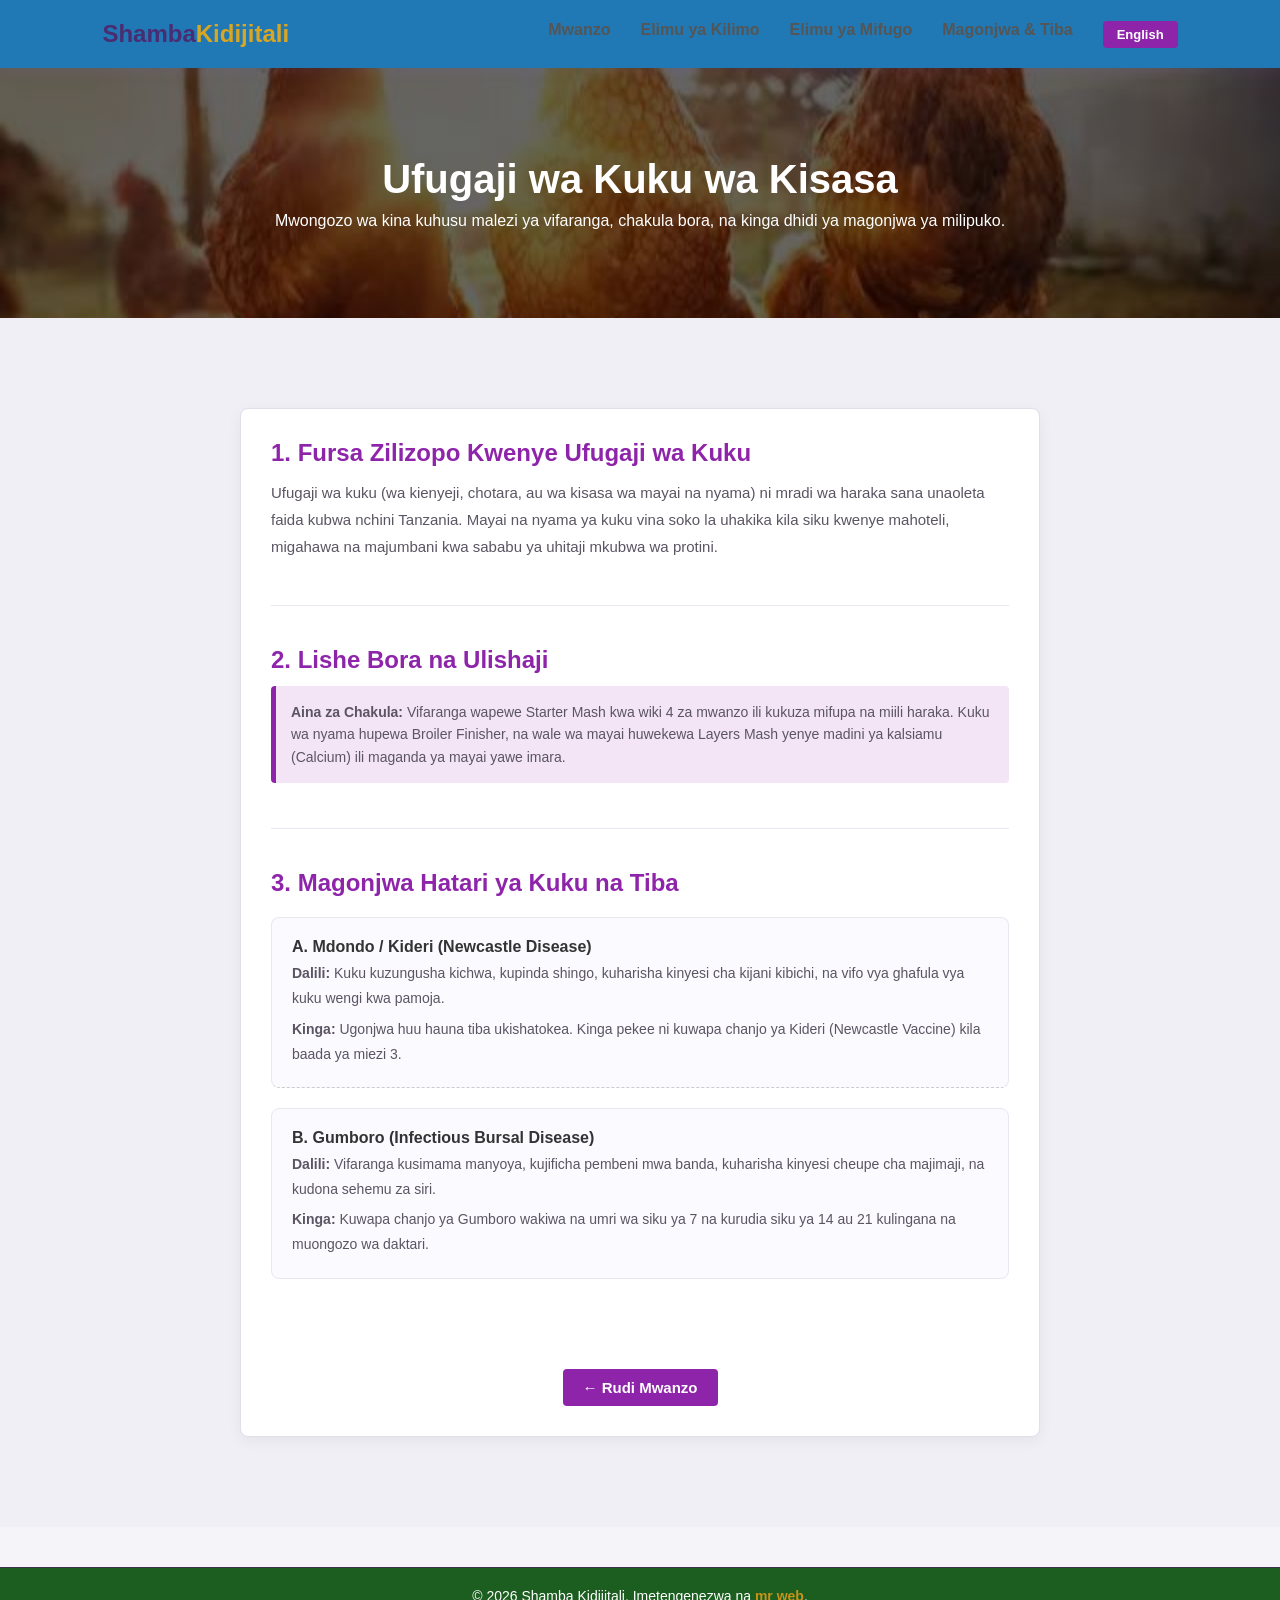
<file: kuku.html>
<!DOCTYPE html>
<html lang="sw">
<head>
    <meta charset="UTF-8">
    <meta name="viewport" content="width=device-width, initial-scale=1.0">
    <title>Elimu ya Ufugaji wa Kuku | Shamba Kidijitali</title>
    <link rel="stylesheet" href="style.css">
    <style>
        /* CSS ya Kitufe cha Lugha cha Zambarau kule Juu kwenye Header */
        .lang-btn {
            background-color: #8e24aa;
            color: white;
            border: none;
            padding: 6px 14px;
            font-size: 13px;
            font-weight: bold;
            cursor: pointer;
            border-radius: 4px;
            transition: background 0.2s;
        }
        .lang-btn:hover {
            background-color: #7b1fa2;
        }
        
        body {
            background-color: #f4f4f9; 
        }
        .inner-page-hero {
            background: linear-gradient(rgba(0, 0, 0, 0.6), rgba(0, 0, 0, 0.6)), url('kuku.jpg') no-repeat center center/cover;
            height: 250px;
            display: flex;
            align-items: center;
            justify-content: center;
            text-align: center;
            color: white;
            padding: 20px;
        }
        .inner-header-overlay h1 {
            font-size: 2.5rem;
            margin-bottom: 10px;
        }
        .content-container {
            max-width: 800px;
            margin: 40px auto;
            padding: 30px;
            background: #ffffff;
            border-radius: 8px;
            box-shadow: 0 4px 15px rgba(0,0,0,0.05);
        }
        .main-article h2 {
            color: #8e24aa;
            margin-bottom: 12px;
        }
        .info-alert {
            background-color: #f3e5f5;
            border-left: 5px solid #8e24aa;
            padding: 15px;
            margin-bottom: 15px;
            border-radius: 4px;
        }
    </style>
</head>
<body>

    <!-- 1. NAVIGATION BAR (MENU) -->
    <header class="navbar">
        <div class="logo">
            <h2>Shamba<span>Kidijitali</span></h2>
        </div>
        <nav>
            <ul class="nav-links">
                <li><a href="index.html" data-sw="Mwanzo" data-en="Home">Mwanzo</a></li>
                <li><a href="kilimo.html" data-sw="Elimu ya Kilimo" data-en="Crop Farming">Elimu ya Kilimo</a></li>
                <li><a href="mifugo.html" data-sw="Elimu ya Mifugo" data-en="Livestock Farming">Elimu ya Mifugo</a></li>
                <li><a href="magonjwa.html" data-sw="Magonjwa & Tiba" data-en="Diseases & Cure">Magonjwa & Tiba</a></li>
                <!-- KITUFE KIKUU JUU KWENYE HEADER -->
                <li><button id="lang-toggle" class="lang-btn">English</button></li>
            </ul>
        </nav>
    </header>

    <!-- 2. HERO BANNER -->
    <section class="inner-page-hero">
        <div class="inner-header-overlay">
            <h1 data-sw="Ufugaji wa Kuku wa Kisasa" data-en="Modern Poultry Farming">Ufugaji wa Kuku wa Kisasa</h1>
            <p data-sw="Mwongozo wa kina kuhusu malezi ya vifaranga, chakula bora, na kinga dhidi ya magonjwa ya milipuko." 
               data-en="A comprehensive guide on chick brooding, quality feed selection, and prevention against outbreak diseases.">
               Mwongozo wa kina kuhusu malezi ya vifaranga, chakula bora, na kinga dhidi ya magonjwa ya milipuko.
            </p>
        </div>
    </section>

    <!-- 3. ELIMU YA NDANI YA KUKU -->
    <main class="content-section">
        <div class="content-container">
            
            <!-- SEHEMU YA 1: UTANGULIZI -->
            <article class="main-article">
                <h2 data-sw="1. Fursa Zilizopo Kwenye Ufugaji wa Kuku" data-en="1. Opportunities in Poultry Farming">1. Fursa Zilizopo Kwenye Ufugaji wa Kuku</h2>
                <p data-sw="Ufugaji wa kuku (wa kienyeji, chotara, au wa kisasa wa mayai na nyama) ni mradi wa haraka sana unaoleta faida kubwa nchini Tanzania. Mayai na nyama ya kuku vina soko la uhakika kila siku kwenye mahoteli, migahawa na majumbani kwa sababu ya uhitaji mkubwa wa protini."
                   data-en="Poultry farming (indigenous, crossbreeds, or modern layers and broilers) is a fast income-generating project with high profits in Tanzania. Chicken meat and eggs have a guaranteed daily market in hotels, restaurants, and households due to high protein demand.">
                   Ufugaji wa kuku (wa kienyeji, chotara, au wa kisasa wa mayai na nyama) ni mradi wa haraka sana unaoleta faida kubwa nchini Tanzania. Mayai na nyama ya kuku vina soko la uhakika kila siku kwenye mahoteli, migahawa na majumbani kwa sababu ya uhitaji mkubwa wa protini.
                </p>
            </article>
            <!-- SEHEMU YA 2: LISHE -->
            <article class="main-article">
                <h2 data-sw="2. Lishe Bora na Ulishaji" data-en="2. Proper Nutrition and Feeding">2. Lishe Bora na Ulishaji</h2>
                <div class="info-alert">
                    <strong data-sw="Aina za Chakula:" data-en="Feed Types:">Aina za Chakula:</strong>
                    <span data-sw="Vifaranga wapewe Starter Mash kwa wiki 4 za mwanzo ili kukuza mifupa na miili haraka. Kuku wa nyama hupewa Broiler Finisher, na wale wa mayai huwekewa Layers Mash yenye madini ya kalsiamu (Calcium) ili maganda ya mayai yawe imara." 
                          data-en="Chicks should be fed Starter Mash for the first 4 weeks to grow strong bones and bodies quickly. Broilers require Broiler Finisher, while layers need Layers Mash packed with Calcium to produce strong, high-quality eggshells.">
                        Vifaranga wapewe Starter Mash kwa wiki 4 za mwanzo ili kukuza mifupa na miili haraka. Kuku wa nyama hupewa Broiler Finisher, na wale wa mayai huwekewa Layers Mash yenye madini ya kalsiamu (Calcium) ili maganda ya mayai yawe imara.
                    </span>
                </div>
            </article>

            <!-- SEHEMU YA 3: MAGONJWA -->
            <article class="main-article">
                <h2 data-sw="3. Magonjwa Hatari ya Kuku na Tiba" data-en="3. Dangerous Chicken Diseases & Treatment">3. Magonjwa Hatari ya Kuku na Tiba</h2>
                <div class="disease-list">
                    <!-- Ugonjwa A: Kideri -->
                    <div class="disease-item" style="margin-bottom: 20px; border-bottom: 1px dashed #ccc; padding-bottom: 15px;">
                        <h4 data-sw="A. Mdondo / Kideri (Newcastle Disease)" data-en="A. Newcastle Disease (Mdondo)" style="color: #333; margin-bottom: 5px;">A. Mdondo / Kideri (Newcastle Disease)</h4>
                        <p style="margin: 5px 0;"><strong data-sw="Dalili:" data-en="Symptoms:">Dalili:</strong> <span data-sw="Kuku kuzungusha kichwa, kupinda shingo, kuharisha kinyesi cha kijani kibichi, na vifo vya ghafula vya kuku wengi kwa pamoja." data-en="Twisted necks, spinning heads, watery greenish diarrhea, and high sudden mortality rates across the flock.">Kuku kuzungusha kichwa, kupinda shingo, kuharisha kinyesi cha kijani kibichi, na vifo vya ghafula vya kuku wengi kwa pamoja.</span></p>
                        <p style="margin: 5px 0;"><strong data-sw="Kinga:" data-en="Prevention:">Kinga:</strong> <span data-sw="Ugonjwa huu hauna tiba ukishatokea. Kinga pekee ni kuwapa chanjo ya Kideri (Newcastle Vaccine) kila baada ya miezi 3." data-en="This virus has no cure once it strikes. The only effective prevention is administering the Newcastle vaccine every 3 months.">Ugonjwa huu hauna tiba ukishatokea. Kinga pekee ni kuwapa chanjo ya Kideri (Newcastle Vaccine) kila baada ya miezi 3.</span></p>
                    </div>
                    <!-- Ugonjwa B: Gumboro -->
                    <div class="disease-item" style="margin-bottom: 20px; padding-bottom: 15px;">
                        <h4 data-sw="B. Gumboro (Infectious Bursal Disease)" data-en="B. Gumboro Disease" style="color: #333; margin-bottom: 5px;">B. Gumboro (Infectious Bursal Disease)</h4>
                        <p style="margin: 5px 0;"><strong data-sw="Dalili:" data-en="Symptoms:">Dalili:</strong> <span data-sw="Vifaranga kusimama manyoya, kujificha pembeni mwa banda, kuharisha kinyesi cheupe cha majimaji, na kudona sehemu za siri." data-en="Chicks with ruffled feathers, huddling in corners, watery whitish diarrhea, and picking at their vent areas.">Vifaranga kusimama manyoya, kujificha pembeni mwa banda, kuharisha kinyesi cheupe cha majimaji, na kudona sehemu za siri.</span></p>
                        <p style="margin: 5px 0;"><strong data-sw="Kinga:" data-en="Prevention:">Kinga:</strong> <span data-sw="Kuwapa chanjo ya Gumboro wakiwa na umri wa siku ya 7 na kurudia siku ya 14 au 21 kulingana na muongozo wa daktari." data-en="Administer Gumboro vaccine on day 7 and repeat on day 14 or 21 according to veterinary guidelines.">Kuwapa chanjo ya Gumboro wakiwa na umri wa siku ya 7 na kurudia siku ya 14 au 21 kulingana na muongozo wa daktari.</span></p>
                    </div>
                </div>
            </article>

            <!-- KITUFE CHA KURUDI NYUMA -->
            <div class="back-home-container" style="text-align: center; margin-top: 30px;">
                <a href="index.html" class="back-btn" data-sw="← Rudi Mwanzo" data-en="← Back Home" style="display: inline-block; background-color: #8e24aa; color: white; text-decoration: none; padding: 10px 20px; border-radius: 4px; font-weight: bold; transition: background 0.3s;">← Rudi Mwanzo</a>
            </div>

        </div>
    </main>

    <!-- FOOTER -->
    <footer style="background-color: #1b5e20; color: white; text-align: center; padding: 20px; margin-top: 40px;">
        <p>&copy; 2026 Shamba Kidijitali. Imetengenezwa na <span>mr web</span>.</p>
    </footer>

    <!-- JAVASCRIPT YA KUBADILISHA LUGHA YA UKURASA MZIMA (SINGLE TOGGLE) -->
    <script>
        const globalLangBtn = document.getElementById('lang-toggle');
        let currentGlobalLang = 'sw';

        if (globalLangBtn) {
            globalLangBtn.addEventListener('click', () => {
                // Inatafuta elementi zote zenye data-sw na data-en ukurasa mzima (menu + maelezo)
                const allElements = document.querySelectorAll('[data-sw][data-en]');
                
                if (currentGlobalLang === 'sw') {
                    allElements.forEach(el => el.textContent = el.getAttribute('data-en'));
                    globalLangBtn.textContent = 'Kiswahili'; // Kitufe kinabadilika jina kuwa Kiswahili
                    currentGlobalLang = 'en';
                } else {
                    allElements.forEach(el => el.textContent = el.getAttribute('data-sw'));
                    globalLangBtn.textContent = 'English'; // Kitufe kinabadilika jina kuwa English
                    currentGlobalLang = 'sw';
                }
            });
        }
    </script>
</body>
</html>
</file>
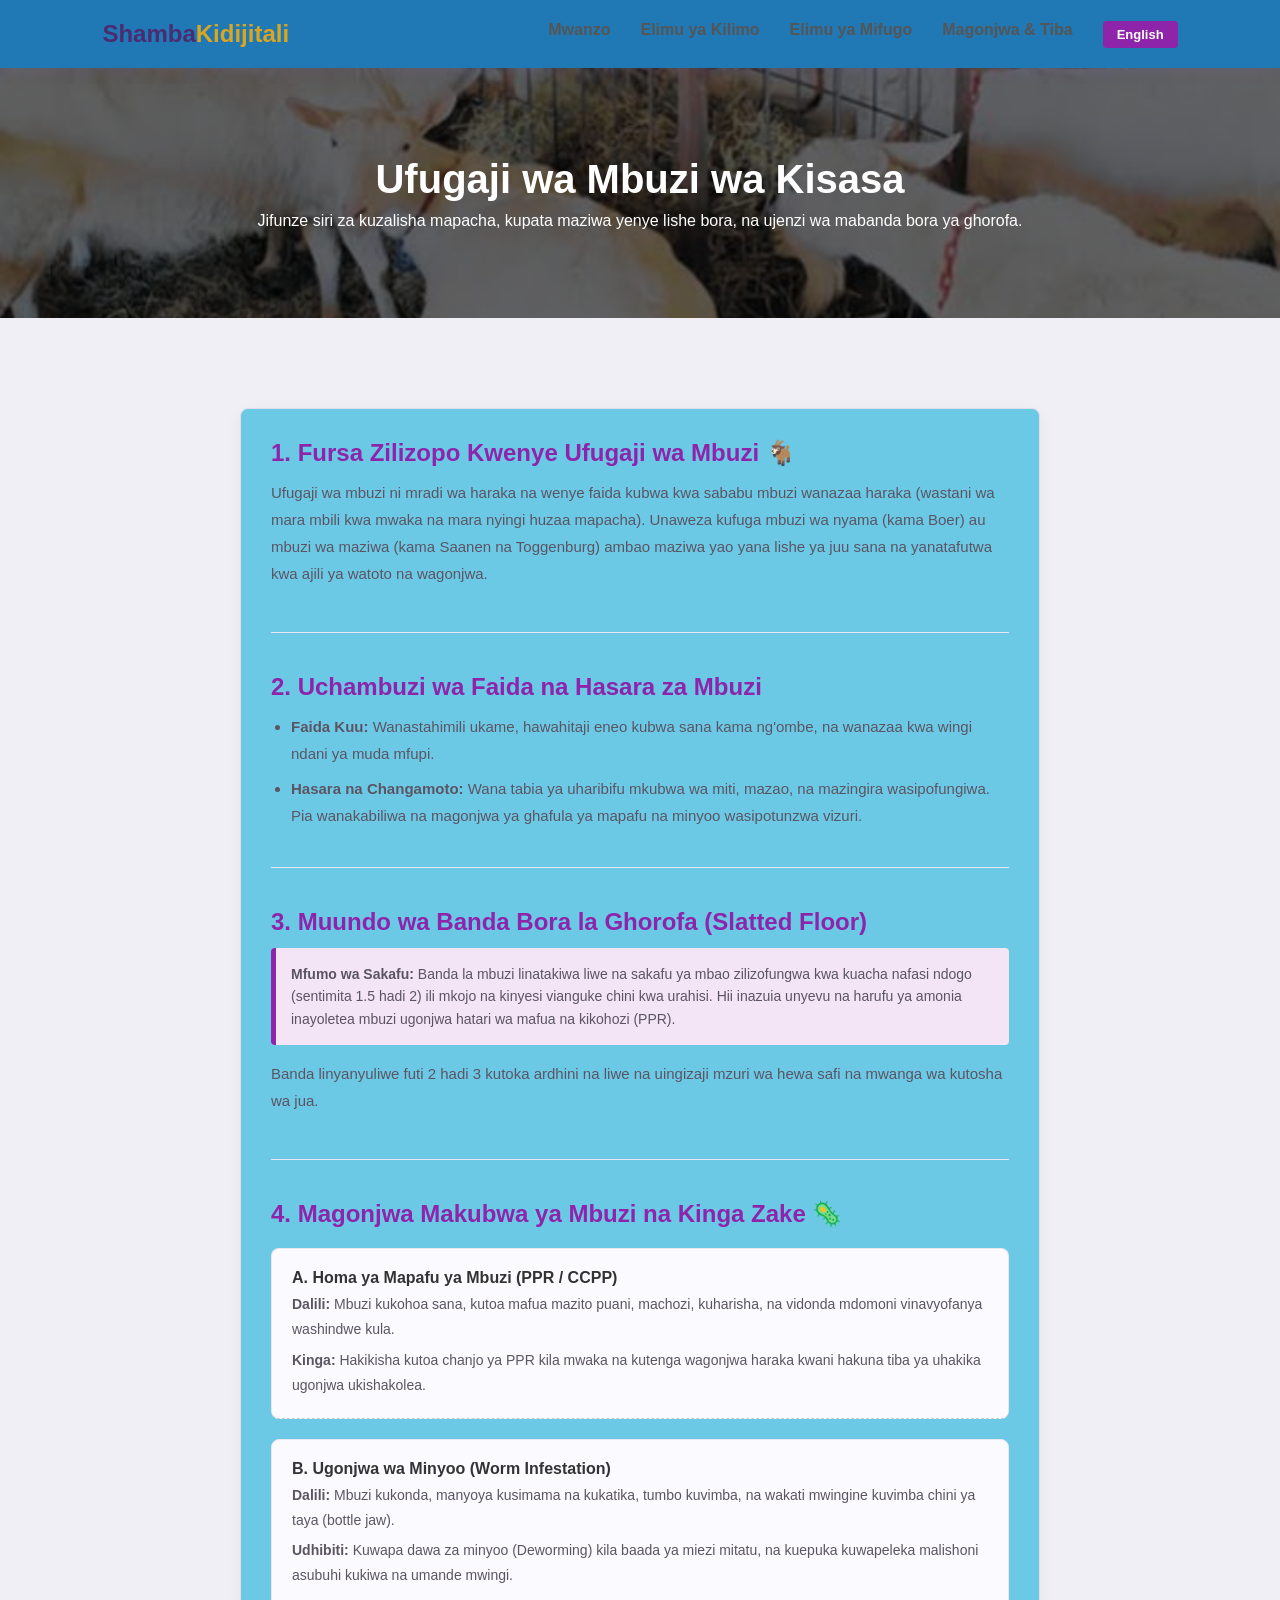
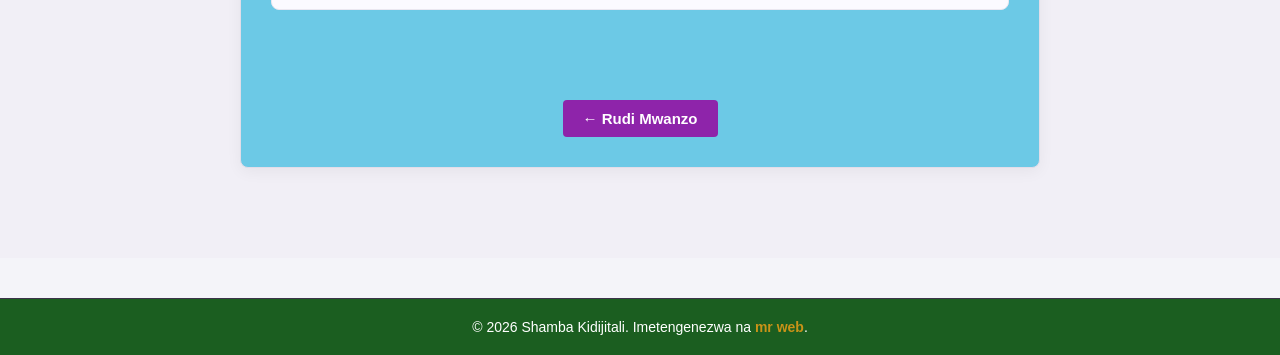
<file: mbuzi.html>
<!DOCTYPE html>
<html lang="sw">
<head>
    <meta charset="UTF-8">
    <meta name="viewport" content="width=device-width, initial-scale=1.0">
    <title>Mwongozo wa Ufugaji wa Mbuzi | Shamba Kidijitali</title>
    <link rel="stylesheet" href="style.css">
    <style>
        /* CSS ya Kitufe cha Lugha cha Zambarau kule Juu kwenye Header */
        .lang-btn {
            background-color: #8e24aa;
            color: white;
            border: none;
            padding: 6px 14px;
            font-size: 13px;
            font-weight: bold;
            cursor: pointer;
            border-radius: 4px;
            transition: background 0.2s;
        }
        .lang-btn:hover {
            background-color: #7b1fa2;
        }
        
        body {
            background-color: #f4f4f9; 
        }
        .inner-page-hero {
            background: linear-gradient(rgba(0, 0, 0, 0.6), rgba(0, 0, 0, 0.6)), url('mbuzi.jpg') no-repeat center center/cover;
            height: 250px;
            display: flex;
            align-items: center;
            justify-content: center;
            text-align: center;
            color: white;
            padding: 20px;
        }
        .inner-header-overlay h1 {
            font-size: 2.5rem;
            margin-bottom: 10px;
        }
        .content-container {
            max-width: 800px;
            margin: 40px auto;
            padding: 30px;
            background: #6cc9e6;
            border-radius: 8px;
            box-shadow: 0 4px 15px rgba(0,0,0,0.05);
        }
        .main-article h2 {
            color: #8e24aa;
            margin-bottom: 12px;
        }
        .info-alert {
            background-color: #f3e5f5;
            border-left: 5px solid #8e24aa;
            padding: 15px;
            margin-bottom: 15px;
            border-radius: 4px;
        }
    </style>
</head>
<body>

    <!-- 1. NAVIGATION BAR (MENU) -->
    <header class="navbar">
        <div class="logo">
            <h2>Shamba<span>Kidijitali</span></h2>
        </div>
        <nav>
            <ul class="nav-links">
                <li><a href="index.html" data-sw="Mwanzo" data-en="Home">Mwanzo</a></li>
                <li><a href="kilimo.html" data-sw="Elimu ya Kilimo" data-en="Crop Farming">Elimu ya Kilimo</a></li>
                <li><a href="mifugo.html" data-sw="Elimu ya Mifugo" data-en="Livestock Farming">Elimu ya Mifugo</a></li>
                <li><a href="magonjwa.html" data-sw="Magonjwa & Tiba" data-en="Diseases & Cure">Magonjwa & Tiba</a></li>
                <!-- KITUFE KIKUU JUU KWENYE HEADER -->
                <li><button id="lang-toggle" class="lang-btn">English</button></li>
            </ul>
        </nav>
    </header>

    <!-- 2. HERO BANNER -->
    <section class="inner-page-hero">
        <div class="inner-header-overlay">
            <h1 data-sw="Ufugaji wa Mbuzi wa Kisasa" data-en="Modern Goat Farming">Ufugaji wa Mbuzi wa Kisasa</h1>
            <p data-sw="Jifunze siri za kuzalisha mapacha, kupata maziwa yenye lishe bora, na ujenzi wa mabanda bora ya ghorofa." 
               data-en="Learn the secrets to producing twins, getting highly nutritious milk, and constructing high-quality elevated structures.">
               Jifunze siri za kuzalisha mapacha, kupata maziwa yenye lishe bora, na ujenzi wa mabanda bora ya ghorofa.
            </p>
        </div>
    </section>

    <!-- 3. ELIMU YA NDANI YA MBUZI -->
    <main class="content-section">
        <div class="content-container">
            
            <!-- SEHEMU YA 1: UTANGULIZI -->
            <article class="main-article">
                <h2 data-sw="1. Fursa Zilizopo Kwenye Ufugaji wa Mbuzi 🐐" data-en="1. Opportunities in Goat Farming 🐐">1. Fursa Zilizopo Kwenye Ufugaji wa Mbuzi 🐐</h2>
                <p data-sw="Ufugaji wa mbuzi ni mradi wa haraka na wenye faida kubwa kwa sababu mbuzi wanazaa haraka (wastani wa mara mbili kwa mwaka na mara nyingi huzaa mapacha). Unaweza kufuga mbuzi wa nyama (kama Boer) au mbuzi wa maziwa (kama Saanen na Toggenburg) ambao maziwa yao yana lishe ya juu sana na yanatafutwa kwa ajili ya watoto na wagonjwa."
                   data-en="Goat farming is a fast and highly profitable project because goats reproduce quickly (averaging twice a year and often giving birth to twins). You can breed beef goats (like Boer) or dairy goats (like Saanen and Toggenburg) whose milk has very high nutrition and is highly sought after for children and patients.">
                   Ufugaji wa mbuzi ni mradi wa haraka na wenye faida kubwa kwa sababu mbuzi wanazaa haraka (wastani wa mara mbili kwa mwaka na mara nyingi huzaa mapacha). Unaweza kufuga mbuzi wa nyama (kama Boer) au mbuzi wa maziwa (kama Saanen na Toggenburg) ambao maziwa yao yana lishe ya juu sana na yanatafutwa kwa ajili ya watoto na wagonjwa.
                </p>
            </article>

            <!-- SEHEMU YA 2: FAIDA NA HASARA -->
            <article class="main-article">
                <h2 data-sw="2. Uchambuzi wa Faida na Hasara za Mbuzi" data-en="2. Advantages and Disadvantages Analysis">2. Uchambuzi wa Faida na Hasara za Mbuzi</h2>
                <ul>
                    <li style="margin-bottom: 8px;"><strong data-sw="Faida Kuu:" data-en="Main Advantages:">Faida Kuu:</strong> <span data-sw="Wanastahimili ukame, hawahitaji eneo kubwa sana kama ng'ombe, na wanazaa kwa wingi ndani ya muda mfupi." data-en="They are drought-tolerant, do not require a massive area like cattle, and reproduce abundantly within a short period.">Wanastahimili ukame, hawahitaji eneo kubwa sana kama ng'ombe, na wanazaa kwa wingi ndani ya muda mfupi.</span></li>
                    <li style="margin-bottom: 8px;"><strong data-sw="Hasara na Changamoto:" data-en="Drawbacks and Challenges:">Hasara na Changamoto:</strong> <span data-sw="Wana tabia ya uharibifu mkubwa wa miti, mazao, na mazingira wasipofungiwa. Pia wanakabiliwa na magonjwa ya ghafula ya mapafu na minyoo wasipotunzwa vizuri." data-en="They have a destructive tendency toward trees, crops, and the environment if not confined. They also face sudden lung diseases and worm infestations if not well maintained.">Wana tabia ya uharibifu mkubwa wa miti, mazao, na mazingira wasipofungiwa. Pia wanakabiliwa na magonjwa ya ghafula ya mapafu na minyoo wasipotunzwa vizuri.</span></li>
                </ul>
            </article>
            <!-- SEHEMU YA 3: MUUNDO WA BANDA LA KISASA -->
            <article class="main-article">
                <h2 data-sw="3. Muundo wa Banda Bora la Ghorofa (Slatted Floor)" data-en="3. Modern Elevated Structure Design (Slatted Floor)">3. Muundo wa Banda Bora la Ghorofa (Slatted Floor)</h2>
                <div class="info-alert">
                    <strong data-sw="Mfumo wa Sakafu:" data-en="Floor System:">Mfumo wa Sakafu:</strong> 
                    <span data-sw="Banda la mbuzi linatakiwa liwe na sakafu ya mbao zilizofungwa kwa kuacha nafasi ndogo (sentimita 1.5 hadi 2) ili mkojo na kinyesi vianguke chini kwa urahisi. Hii inazuia unyevu na harufu ya amonia inayoletea mbuzi ugonjwa hatari wa mafua na kikohozi (PPR)." 
                          data-en="The goat house should have a wooden slatted floor spaced tightly (1.5 to 2 cm) so that urine and droppings fall through easily. This prevents moisture and ammonia odor which cause dangerous flu and cough diseases (PPR) in goats.">
                        Banda la mbuzi linatakiwa liwe na sakafu ya mbao zilizofungwa kwa kuacha nafasi ndogo (sentimita 1.5 hadi 2) ili mkojo na kinyesi vianguke chini kwa urahisi. Hii inazuia unyevu na harufu ya amonia inayoletea mbuzi ugonjwa hatari wa mafua na kikohozi (PPR).
                    </span>
                </div>
                <p data-sw="Banda linyanyuliwe futi 2 hadi 3 kutoka ardhini na liwe na uingizaji mzuri wa hewa safi na mwanga wa kutosha wa jua." 
                   data-en="The structure should be raised 2 to 3 feet from the ground and have good ventilation for fresh air and adequate sunlight.">
                    Banda linyanyuliwe futi 2 hadi 3 kutoka ardhini na liwe na uingizaji mzuri wa hewa safi na mwanga wa kutosha wa jua.
                </p>
            </article>

            <!-- SEHEMU YA 4: MAGONJWA MAKUBWA -->
            <article class="main-article">
                <h2 data-sw="4. Magonjwa Makubwa ya Mbuzi na Kinga Zake 🦠" data-en="4. Major Goat Diseases & Prevention 🦠">4. Magonjwa Makubwa ya Mbuzi na Kinga Zake 🦠</h2>
                <div class="disease-list">
                    <!-- Ugonjwa A: PPR -->
                    <div class="disease-item" style="margin-bottom: 20px; border-bottom: 1px dashed #ccc; padding-bottom: 15px;">
                        <h4 data-sw="A. Homa ya Mapafu ya Mbuzi (PPR / CCPP)" data-en="A. Contagious Caprine Pleuropneumonia (PPR / CCPP)" style="color: #333; margin-bottom: 5px;">A. Homa ya Mapafu ya Mbuzi (PPR / CCPP)</h4>
                        <p style="margin: 5px 0;"><strong data-sw="Dalili:" data-en="Symptoms:">Dalili:</strong> <span data-sw="Mbuzi kukohoa sana, kutoa mafua mazito puani, machozi, kuharisha, na vidonda mdomoni vinavyofanya washindwe kula." data-en="Severe coughing, thick nasal discharge, tearing eyes, diarrhea, and mouth sores making them unable to feed.">Mbuzi kukohoa sana, kutoa mafua mazito puani, machozi, kuharisha, na vidonda mdomoni vinavyofanya washindwe kula.</span></p>
                        <p style="margin: 5px 0;"><strong data-sw="Kinga:" data-en="Prevention:">Kinga:</strong> <span data-sw="Hakuna tiba ya uhakika ugonjwa ukishakolea. Kinga kubwa ni kuwapa chanjo ya PPR kila mwaka na kutenga wagonjwa haraka." data-en="There is no definitive cure once advanced. The primary prevention is an annual PPR vaccination and isolating sick animals immediately.">Hakikisha kutoa chanjo ya PPR kila mwaka na kutenga wagonjwa haraka kwani hakuna tiba ya uhakika ugonjwa ukishakolea.</span></p>
                    </div>
                    <!-- Ugonjwa B: Minyoo -->
                    <div class="disease-item" style="margin-bottom: 20px; padding-bottom: 15px;">
                        <h4 data-sw="B. Ugonjwa wa Minyoo (Worm Infestation)" data-en="B. Worm Infestation (Helminthiasis)" style="color: #333; margin-bottom: 5px;">B. Ugonjwa wa Minyoo (Worm Infestation)</h4>
                        <p style="margin: 5px 0;"><strong data-sw="Dalili:" data-en="Symptoms:">Dalili:</strong> <span data-sw="Mbuzi kukonda, manyoya kusimama na kukatika, tumbo kuvimba, na wakati mwingine kuvimba chini ya taya (bottle jaw)." data-en="Emaciation, rough coat hair breaking easily, bloated stomach, and sometimes swelling under the jaw (bottle jaw).">Mbuzi kukonda, manyoya kusimama na kukatika, tumbo kuvimba, na wakati mwingine kuvimba chini ya taya (bottle jaw).</span></p>
                        <p style="margin: 5px 0;"><strong data-sw="Udhibiti:" data-en="Control:">Udhibiti:</strong> <span data-sw="Kuwapa dawa za minyoo (Deworming) kila baada ya miezi mitatu, na kuepuka kuwapeleka malishoni asubuhi kukiwa na umande mwingi." data-en="Administering deworming medication every three months and avoiding taking them to grazing areas early in the morning when dew is heavy.">Kuwapa dawa za minyoo (Deworming) kila baada ya miezi mitatu, na kuepuka kuwapeleka malishoni asubuhi kukiwa na umande mwingi.</span></p>
                    </div>
                </div>
            </article>

            <!-- KITUFE CHA KURUDI NYUMA -->
            <div class="back-home-container" style="text-align: center; margin-top: 30px;">
                <a href="index.html" class="back-btn" data-sw="← Rudi Mwanzo" data-en="← Back Home" style="display: inline-block; background-color: #8e24aa; color: white; text-decoration: none; padding: 10px 20px; border-radius: 4px; font-weight: bold; transition: background 0.3s;">← Rudi Mwanzo</a>
            </div>

        </div>
    </main>

    <!-- FOOTER -->
    <footer style="background-color: #1b5e20; color: white; text-align: center; padding: 20px; margin-top: 40px;">
        <p>&copy; 2026 Shamba Kidijitali. Imetengenezwa na <span>mr web</span>.</p>
    </footer>

    <!-- JAVASCRIPT YA KUBADILISHA LUGHA YA UKURASA MZIMA (SINGLE TOGGLE) -->
    <script>
        const globalLangBtn = document.getElementById('lang-toggle');
        let currentGlobalLang = 'sw';

        if (globalLangBtn) {
            globalLangBtn.addEventListener('click', () => {
                const allElements = document.querySelectorAll('[data-sw][data-en]');
                
                if (currentGlobalLang === 'sw') {
                    allElements.forEach(el => el.textContent = el.getAttribute('data-en'));
                    globalLangBtn.textContent = 'Kiswahili'; 
                    currentGlobalLang = 'en';
                } else {
                    allElements.forEach(el => el.textContent = el.getAttribute('data-sw'));
                    globalLangBtn.textContent = 'English'; 
                    currentGlobalLang = 'sw';
                }
            });
        }
    </script>
</body>
</html>
</file>
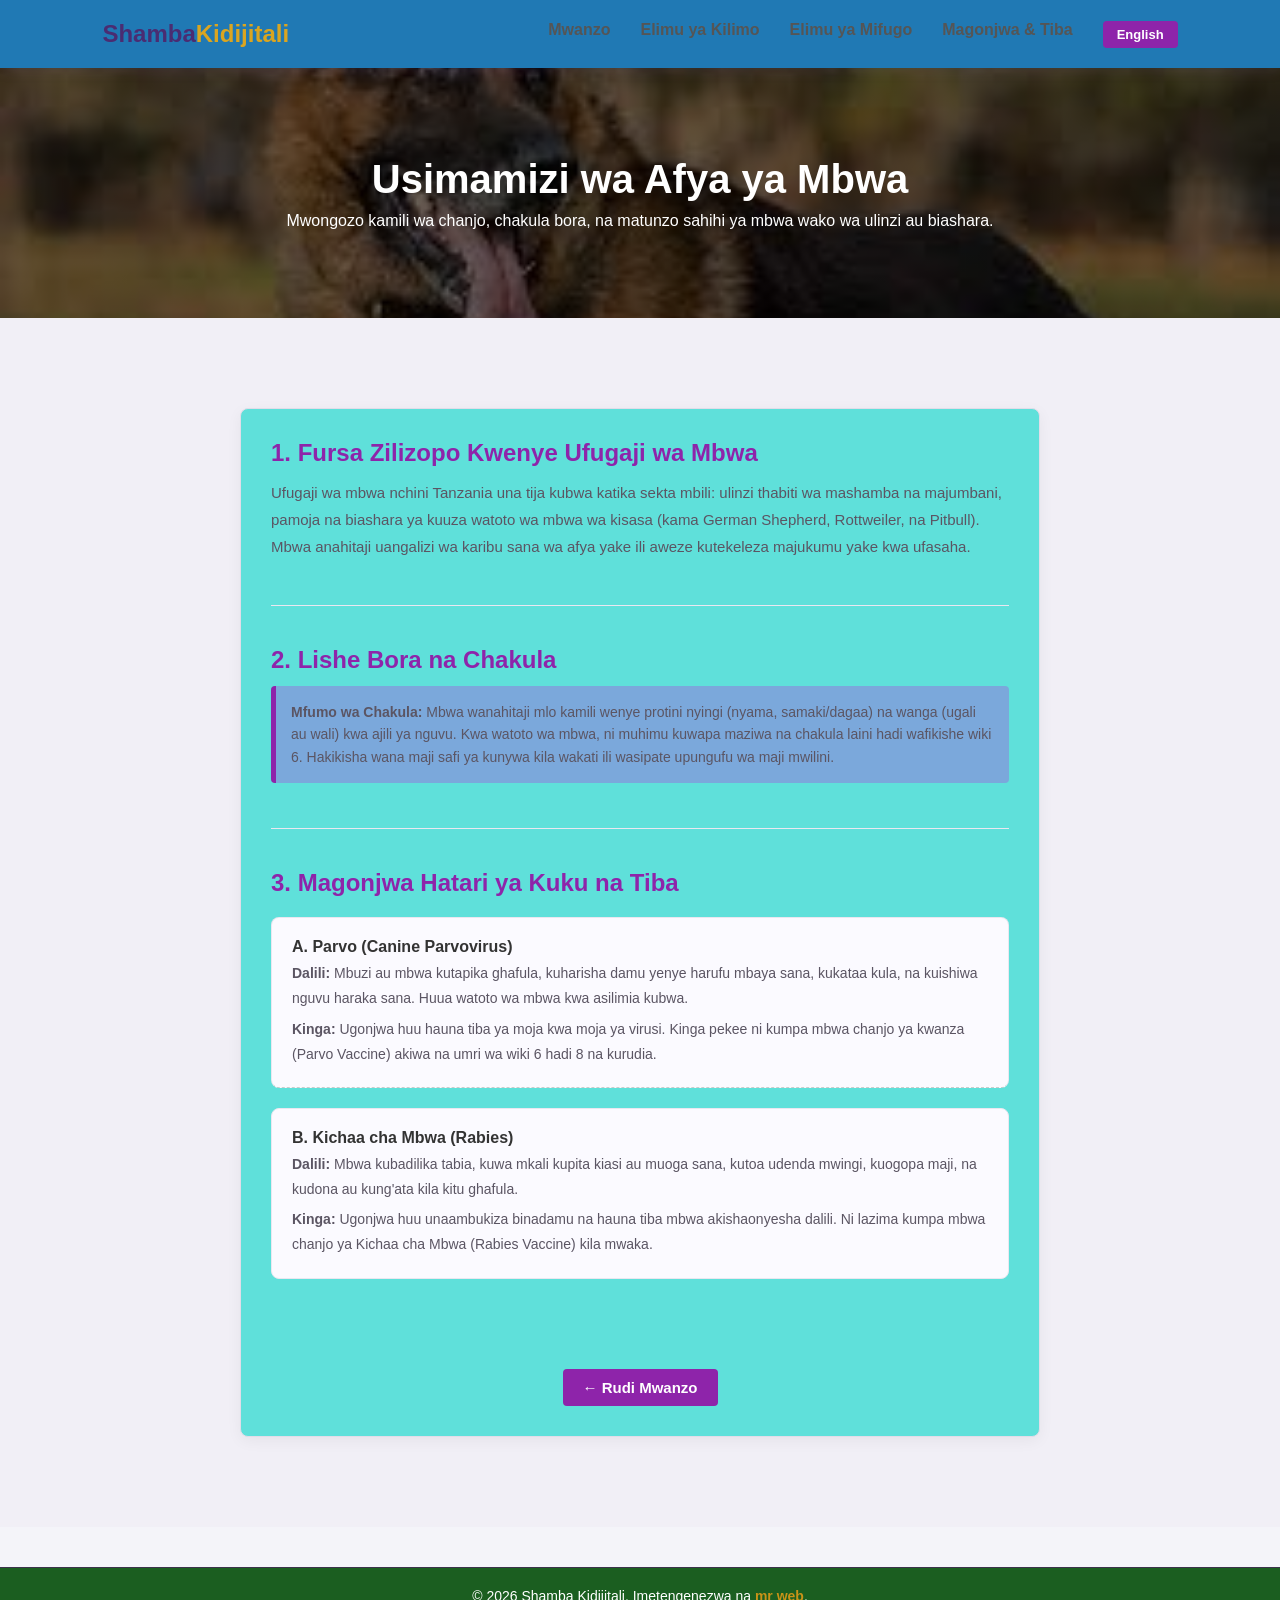
<file: mbwa.html>
<!DOCTYPE html>
<html lang="sw">
<head>
    <meta charset="UTF-8">
    <meta name="viewport" content="width=device-width, initial-scale=1.0">
    <title>Usimamizi wa Afya ya Mbwa | Shamba Kidijitali</title>
    <link rel="stylesheet" href="style.css">
    <style>
        /* CSS ya Kitufe cha Lugha cha Zambarau kule Juu kwenye Header */
        .lang-btn {
            background-color: #8e24aa;
            color: white;
            border: none;
            padding: 6px 14px;
            font-size: 13px;
            font-weight: bold;
            cursor: pointer;
            border-radius: 4px;
            transition: background 0.2s;
        }
        .lang-btn:hover {
            background-color: #7b1fa2;
        }
        
        body {
            background-color: #f4f4f9; 
        }
        .inner-page-hero {
            background: linear-gradient(rgba(0, 0, 0, 0.6), rgba(0, 0, 0, 0.6)), url('mbwa.jpg') no-repeat center center/cover;
            height: 250px;
            display: flex;
            align-items: center;
            justify-content: center;
            text-align: center;
            color: white;
            padding: 20px;
        }
        .inner-header-overlay h1 {
            font-size: 2.5rem;
            margin-bottom: 10px;
        }
        .content-container {
            max-width: 800px;
            margin: 40px auto;
            padding: 30px;
            background: #5fe0da;
            border-radius: 8px;
            box-shadow: 0 4px 15px rgba(0,0,0,0.05);
        }
        .main-article h2 {
            color: #8e24aa;
            margin-bottom: 12px;
        }
        .info-alert {
            background-color: #7ba8db;
            border-left: 5px solid #8e24aa;
            padding: 15px;
            margin-bottom: 15px;
            border-radius: 4px;
        }
    </style>
</head>
<body>

    <!-- 1. NAVIGATION BAR (MENU) -->
    <header class="navbar">
        <div class="logo">
            <h2>Shamba<span>Kidijitali</span></h2>
        </div>
        <nav>
            <ul class="nav-links">
                <li><a href="index.html" data-sw="Mwanzo" data-en="Home">Mwanzo</a></li>
                <li><a href="kilimo.html" data-sw="Elimu ya Kilimo" data-en="Crop Farming">Elimu ya Kilimo</a></li>
                <li><a href="mifugo.html" data-sw="Elimu ya Mifugo" data-en="Livestock Farming">Elimu ya Mifugo</a></li>
                <li><a href="magonjwa.html" data-sw="Magonjwa & Tiba" data-en="Diseases & Cure">Magonjwa & Tiba</a></li>
                <!-- KITUFE KIKUU JUU KWENYE HEADER -->
                <li><button id="lang-toggle" class="lang-btn">English</button></li>
            </ul>
        </nav>
    </header>

    <!-- 2. HERO BANNER -->
    <section class="inner-page-hero">
        <div class="inner-header-overlay">
            <h1 data-sw="Usimamizi wa Afya ya Mbwa" data-en="Dog Health & Care Management">Usimamizi wa Afya ya Mbwa</h1>
            <p data-sw="Mwongozo kamili wa chanjo, chakula bora, na matunzo sahihi ya mbwa wako wa ulinzi au biashara." 
               data-en="A complete guide on vaccinations, quality diet, and proper care for your guard or commercial dogs.">
               Mwongozo kamili wa chanjo, chakula bora, na matunzo sahihi ya mbwa wako wa ulinzi au biashara.
            </p>
        </div>
    </section>

    <!-- 3. ELIMU YA NDANI YA MBWA -->
    <main class="content-section">
        <div class="content-container">
            
            <!-- SEHEMU YA 1: UTANGULIZI -->
            <article class="main-article">
                <h2 data-sw="1. Fursa Zilizopo Kwenye Ufugaji wa Mbwa" data-en="1. Opportunities in Dog Breeding">1. Fursa Zilizopo Kwenye Ufugaji wa Mbwa</h2>
                <p data-sw="Ufugaji wa mbwa nchini Tanzania una tija kubwa katika sekta mbili: ulinzi thabiti wa mashamba na majumbani, pamoja na biashara ya kuuza watoto wa mbwa wa kisasa (kama German Shepherd, Rottweiler, na Pitbull). Mbwa anahitaji uangalizi wa karibu sana wa afya yake ili aweze kutekeleza majukumu yake kwa ufasaha."
                   data-en="Dog breeding in Tanzania is highly profitable in two areas: solid security for farms and homes, and the business of selling modern puppies (like German Shepherd, Rottweiler, and Pitbull). A dog requires close health monitoring to perform its duties effectively.">
                   Ufugaji wa mbwa nchini Tanzania una tija kubwa katika sekta mbili: ulinzi thabiti wa mashamba na majumbani, pamoja na biashara ya kuuza watoto wa mbwa wa kisasa (kama German Shepherd, Rottweiler, na Pitbull). Mbwa anahitaji uangalizi wa karibu sana wa afya yake ili aweze kutekeleza majukumu yake kwa ufasaha.
                </p>
            </article>
            <!-- SEHEMU YA 2: LISHE NA CHAKULA -->
            <article class="main-article">
                <h2 data-sw="2. Lishe Bora na Chakula" data-en="2. Proper Nutrition and Feeding">2. Lishe Bora na Chakula</h2>
                <div class="info-alert">
                    <strong data-sw="Mfumo wa Chakula:" data-en="Feeding System:">Mfumo wa Chakula:</strong>
                    <span data-sw="Mbwa wanahitaji mlo kamili wenye protini nyingi (nyama, samaki/dagaa) na wanga (ugali au wali) kwa ajili ya nguvu. Kwa watoto wa mbwa, ni muhimu kuwapa maziwa na chakula laini hadi wafikishe wiki 6. Hakikisha wana maji safi ya kunywa kila wakati ili wasipate upungufu wa maji mwilini." 
                          data-en="Dogs require a balanced diet high in protein (meat, fish) and carbohydrates (ugali or rice) for energy. For puppies, it is essential to provide milk and soft food until 6 weeks of age. Ensure they have clean drinking water available at all times to prevent dehydration.">
                        Mbwa wanahitaji mlo kamili wenye protini nyingi (nyama, samaki/dagaa) na wanga (ugali au wali) kwa ajili ya nguvu. Kwa watoto wa mbwa, ni muhimu kuwapa maziwa na chakula laini hadi wafikishe wiki 6. Hakikisha wana maji safi ya kunywa kila wakati ili wasipate upungufu wa maji mwilini.
                    </span>
                </div>
            </article>

            <!-- SEHEMU YA 3: MAGONJWA -->
            <article class="main-article">
                <h2 data-sw="3. Magonjwa Hatari ya Mbwa na Kinga" data-en="3. Dangerous Dog Diseases & Prevention">3. Magonjwa Hatari ya Kuku na Tiba</h2>
                <div class="disease-list">
                    <!-- Ugonjwa A: Parvo -->
                    <div class="disease-item" style="margin-bottom: 20px; border-bottom: 1px dashed #ccc; padding-bottom: 15px;">
                        <h4 data-sw="A. Parvo (Canine Parvovirus)" data-en="A. Canine Parvovirus (Parvo)" style="color: #333; margin-bottom: 5px;">A. Parvo (Canine Parvovirus)</h4>
                        <p style="margin: 5px 0;"><strong data-sw="Dalili:" data-en="Symptoms:">Dalili:</strong> <span data-sw="Mbuzi au mbwa kutapika ghafula, kuharisha damu yenye harufu mbaya sana, kukataa kula, na kuishiwa nguvu haraka sana. Huua watoto wa mbwa kwa asilimia kubwa." data-en="Sudden vomiting, severe foul-smelling bloody diarrhea, refusal to eat, and rapid loss of strength. It has a very high mortality rate in puppies.">Mbuzi au mbwa kutapika ghafula, kuharisha damu yenye harufu mbaya sana, kukataa kula, na kuishiwa nguvu haraka sana. Huua watoto wa mbwa kwa asilimia kubwa.</span></p>
                        <p style="margin: 5px 0;"><strong data-sw="Kinga:" data-en="Prevention:">Kinga:</strong> <span data-sw="Ugonjwa huu hauna tiba ya moja kwa moja ya virusi. Kinga pekee ni kumpa mbwa chanjo ya kwanza (Parvo Vaccine) akiwa na umri wa wiki 6 hadi 8 na kurudia." data-en="There is no direct cure for this virus. The only prevention is administering the Parvo vaccine at 6 to 8 weeks of age, followed by booster shots.">Ugonjwa huu hauna tiba ya moja kwa moja ya virusi. Kinga pekee ni kumpa mbwa chanjo ya kwanza (Parvo Vaccine) akiwa na umri wa wiki 6 hadi 8 na kurudia.</span></p>
                    </div>
                    <!-- Ugonjwa B: Kichaa cha Mbwa -->
                    <div class="disease-item" style="margin-bottom: 20px; padding-bottom: 15px;">
                        <h4 data-sw="B. Kichaa cha Mbwa (Rabies)" data-en="B. Rabies" style="color: #333; margin-bottom: 5px;">B. Kichaa cha Mbwa (Rabies)</h4>
                        <p style="margin: 5px 0;"><strong data-sw="Dalili:" data-en="Symptoms:">Dalili:</strong> <span data-sw="Mbwa kubadilika tabia, kuwa mkali kupita kiasi au muoga sana, kutoa udenda mwingi, kuogopa maji, na kudona au kung'ata kila kitu ghafula." data-en="Changes in behavior, extreme aggressiveness or excessive shyness, heavy salivation, fear of water, and snapping or biting at objects suddenly.">Mbwa kubadilika tabia, kuwa mkali kupita kiasi au muoga sana, kutoa udenda mwingi, kuogopa maji, na kudona au kung'ata kila kitu ghafula.</span></p>
                        <p style="margin: 5px 0;"><strong data-sw="Kinga:" data-en="Prevention:">Kinga:</strong> <span data-sw="Ugonjwa huu unaambukiza binadamu na hauna tiba mbwa akishaonyesha dalili. Ni lazima kumpa mbwa chanjo ya Kichaa cha Mbwa (Rabies Vaccine) kila mwaka." data-en="This disease is transmissible to humans and has no cure once symptoms appear. It is mandatory to vaccinate your dog against Rabies every single year.">Ugonjwa huu unaambukiza binadamu na hauna tiba mbwa akishaonyesha dalili. Ni lazima kumpa mbwa chanjo ya Kichaa cha Mbwa (Rabies Vaccine) kila mwaka.</span></p>
                    </div>
                </div>
            </article>

            <!-- KITUFE CHA KURUDI NYUMA -->
            <div class="back-home-container" style="text-align: center; margin-top: 30px;">
                <a href="index.html" class="back-btn" data-sw="← Rudi Mwanzo" data-en="← Back Home" style="display: inline-block; background-color: #8e24aa; color: white; text-decoration: none; padding: 10px 20px; border-radius: 4px; font-weight: bold; transition: background 0.3s;">← Rudi Mwanzo</a>
            </div>

        </div>
    </main>

    <!-- FOOTER -->
    <footer style="background-color: #1b5e20; color: white; text-align: center; padding: 20px; margin-top: 40px;">
        <p>&copy; 2026 Shamba Kidijitali. Imetengenezwa na <span>mr web</span>.</p>
    </footer>

    <!-- JAVASCRIPT YA KUBADILISHA LUGHA YA UKURASA MZIMA (SINGLE TOGGLE) -->
    <script>
        const globalLangBtn = document.getElementById('lang-toggle');
        let currentGlobalLang = 'sw';

        if (globalLangBtn) {
            globalLangBtn.addEventListener('click', () => {
                const allElements = document.querySelectorAll('[data-sw][data-en]');
                
                if (currentGlobalLang === 'sw') {
                    allElements.forEach(el => el.textContent = el.getAttribute('data-en'));
                    globalLangBtn.textContent = 'Kiswahili'; 
                    currentGlobalLang = 'en';
                } else {
                    allElements.forEach(el => el.textContent = el.getAttribute('data-sw'));
                    globalLangBtn.textContent = 'English'; 
                    currentGlobalLang = 'sw';
                }
            });
        }
    </script>
</body>
</html>
</file>
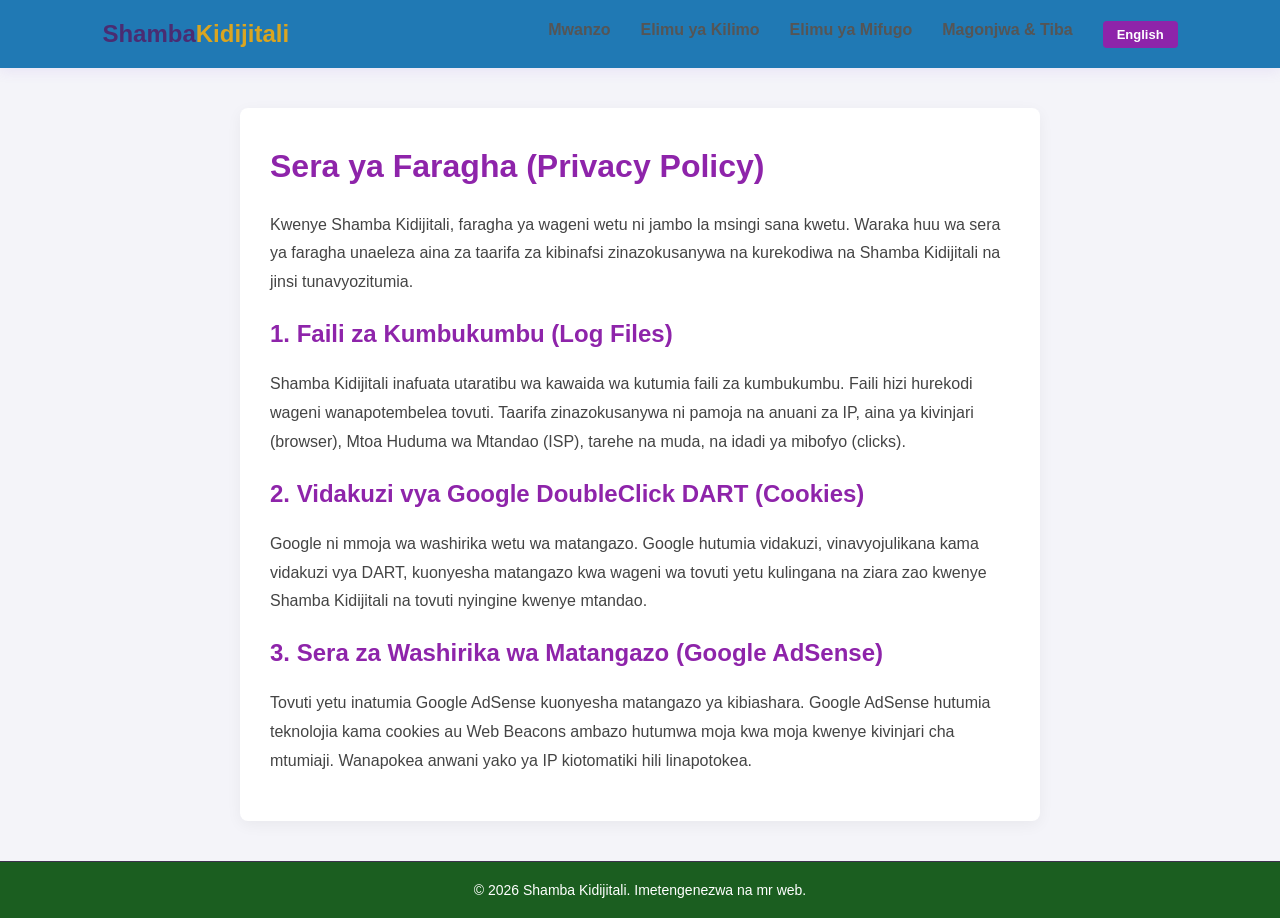
<file: privacy-policy.html>
<!DOCTYPE html>
<html lang="sw">
<head>
    <meta charset="UTF-8">
    <meta name="viewport" content="width=device-width, initial-scale=1.0">
    <title>Privacy Policy - Sera ya Faragha | Shamba Kidijitali</title>
    <link rel="stylesheet" href="style.css">
    <style>
        /* CSS ya Kitufe cha Lugha cha Zambarau kule Juu kwenye Header */
        .lang-btn {
            background-color: #8e24aa;
            color: white;
            border: none;
            padding: 6px 14px;
            font-size: 13px;
            font-weight: bold;
            cursor: pointer;
            border-radius: 4px;
            transition: background 0.2s;
        }
        .lang-btn:hover {
            background-color: #7b1fa2;
        }
        body {
            background-color: #f4f4f9; 
        }
        .policy-container {
            max-width: 800px;
            margin: 40px auto;
            padding: 30px;
            background: #ffffff;
            border-radius: 8px;
            box-shadow: 0 4px 15px rgba(0,0,0,0.05);
            line-height: 1.8;
        }
        .policy-container h1, .policy-container h2 {
            color: #8e24aa;
            margin-bottom: 15px;
        }
        .policy-container p {
            margin-bottom: 15px;
            color: #444;
        }
    </style>
</head>
<body>

    <!-- NAVIGATION BAR -->
    <header class="navbar">
        <div class="logo"><h2>Shamba<span>Kidijitali</span></h2></div>
        <nav>
            <ul class="nav-links">
                <li><a href="index.html" data-sw="Mwanzo" data-en="Home">Mwanzo</a></li>
                <li><a href="kilimo.html" data-sw="Elimu ya Kilimo" data-en="Crop Farming">Elimu ya Kilimo</a></li>
                <li><a href="mifugo.html" data-sw="Elimu ya Mifugo" data-en="Livestock Farming">Elimu ya Mifugo</a></li>
                <li><a href="magonjwa.html" data-sw="Magonjwa & Tiba" data-en="Diseases & Cure">Magonjwa & Tiba</a></li>
                <!-- KITUFE KIKUU JUU KWENYE HEADER -->
                <li><button id="lang-toggle" class="lang-btn">English</button></li>
            </ul>
        </nav>
    </header>

    <main class="policy-container">
        <h1 data-sw="Sera ya Faragha (Privacy Policy)" data-en="Privacy Policy">Sera ya Faragha (Privacy Policy)</h1>
        <p data-sw="Kwenye Shamba Kidijitali, faragha ya wageni wetu ni jambo la msingi sana kwetu. Waraka huu wa sera ya faragha unaeleza aina za taarifa za kibinafsi zinazokusanywa na kurekodiwa na Shamba Kidijitali na jinsi tunavyozitumia."
           data-en="At Shamba Kidijitali, the privacy of our visitors is of paramount importance to us. This privacy policy document outlines the types of personal information collected and recorded by Shamba Kidijitali and how we use it.">
           Kwenye Shamba Kidijitali, faragha ya wageni wetu ni jambo la msingi sana kwetu. Waraka huu wa sera ya faragha unaeleza aina za taarifa za kibinafsi zinazokusanywa na kurekodiwa na Shamba Kidijitali na jinsi tunavyozitumia.
        </p>

        <h2 data-sw="1. Faili za Kumbukumbu (Log Files)" data-en="1. Log Files">1. Faili za Kumbukumbu (Log Files)</h2>
        <p data-sw="Shamba Kidijitali inafuata utaratibu wa kawaida wa kutumia faili za kumbukumbu. Faili hizi hurekodi wageni wanapotembelea tovuti. Taarifa zinazokusanywa ni pamoja na anuani za IP, aina ya kivinjari (browser), Mtoa Huduma wa Mtandao (ISP), tarehe na muda, na idadi ya mibofyo (clicks)."
           data-en="Shamba Kidijitali follows a standard procedure of using log files. These files log visitors when they visit websites. The information collected includes IP addresses, browser type, Internet Service Provider (ISP), date and time stamp, and number of clicks.">
           Shamba Kidijitali inafuata utaratibu wa kawaida wa kutumia faili za kumbukumbu. Faili hizi hurekodi wageni wanapotembelea tovuti. Taarifa zinazokusanywa ni pamoja na anuani za IP, aina ya kivinjari (browser), Mtoa Huduma wa Mtandao (ISP), tarehe na muda, na idadi ya mibofyo (clicks).
        </p>

        <h2 data-sw="2. Vidakuzi vya Google DoubleClick DART (Cookies)" data-en="2. Google DoubleClick DART Cookies">2. Vidakuzi vya Google DoubleClick DART (Cookies)</h2>
        <p data-sw="Google ni mmoja wa washirika wetu wa matangazo. Google hutumia vidakuzi, vinavyojulikana kama vidakuzi vya DART, kuonyesha matangazo kwa wageni wa tovuti yetu kulingana na ziara zao kwenye Shamba Kidijitali na tovuti nyingine kwenye mtandao."
           data-en="Google is one of the third-party vendors on our site. It uses cookies, known as DART cookies, to serve ads to our site visitors based upon their visit to Shamba Kidijitali and other sites on the internet.">
           Google ni mmoja wa washirika wetu wa matangazo. Google hutumia vidakuzi, vinavyojulikana kama vidakuzi vya DART, kuonyesha matangazo kwa wageni wa tovuti yetu kulingana na ziara zao kwenye Shamba Kidijitali na tovuti nyingine kwenye mtandao.
        </p>

        <h2 data-sw="3. Sera za Washirika wa Matangazo (Google AdSense)" data-en="3. Advertising Partners Policies (Google AdSense)">3. Sera za Washirika wa Matangazo (Google AdSense)</h2>
        <p data-sw="Tovuti yetu inatumia Google AdSense kuonyesha matangazo ya kibiashara. Google AdSense hutumia teknolojia kama cookies au Web Beacons ambazo hutumwa moja kwa moja kwenye kivinjari cha mtumiaji. Wanapokea anwani yako ya IP kiotomatiki hili linapotokea."
           data-en="Our website uses Google AdSense to display commercial advertisements. Google AdSense uses technologies like cookies or Web Beacons that are sent directly to the user's browser. They automatically receive your IP address when this occurs.">
           Tovuti yetu inatumia Google AdSense kuonyesha matangazo ya kibiashara. Google AdSense hutumia teknolojia kama cookies au Web Beacons ambazo hutumwa moja kwa moja kwenye kivinjari cha mtumiaji. Wanapokea anwani yako ya IP kiotomatiki hili linapotokea.
        </p>
    </main>

    <footer style="background-color: #1b5e20; color: white; text-align: center; padding: 20px; margin-top: 40px;">
        <p>&copy; 2026 Shamba Kidijitali. Imetengenezwa na mr web.</p>
    </footer>

    <script>
        const globalLangBtn = document.getElementById('lang-toggle');
        let currentGlobalLang = 'sw';
        if (globalLangBtn) {
            globalLangBtn.addEventListener('click', () => {
                const allElements = document.querySelectorAll('[data-sw][data-en]');
                if (currentGlobalLang === 'sw') {
                    allElements.forEach(el => el.textContent = el.getAttribute('data-en'));
                    globalLangBtn.textContent = 'Kiswahili'; 
                    currentGlobalLang = 'en';
                } else {
                    allElements.forEach(el => el.textContent = el.getAttribute('data-sw'));
                    globalLangBtn.textContent = 'English'; 
                    currentGlobalLang = 'sw';
                }
            });
        }
    </script>
</body>
</html>
</file>
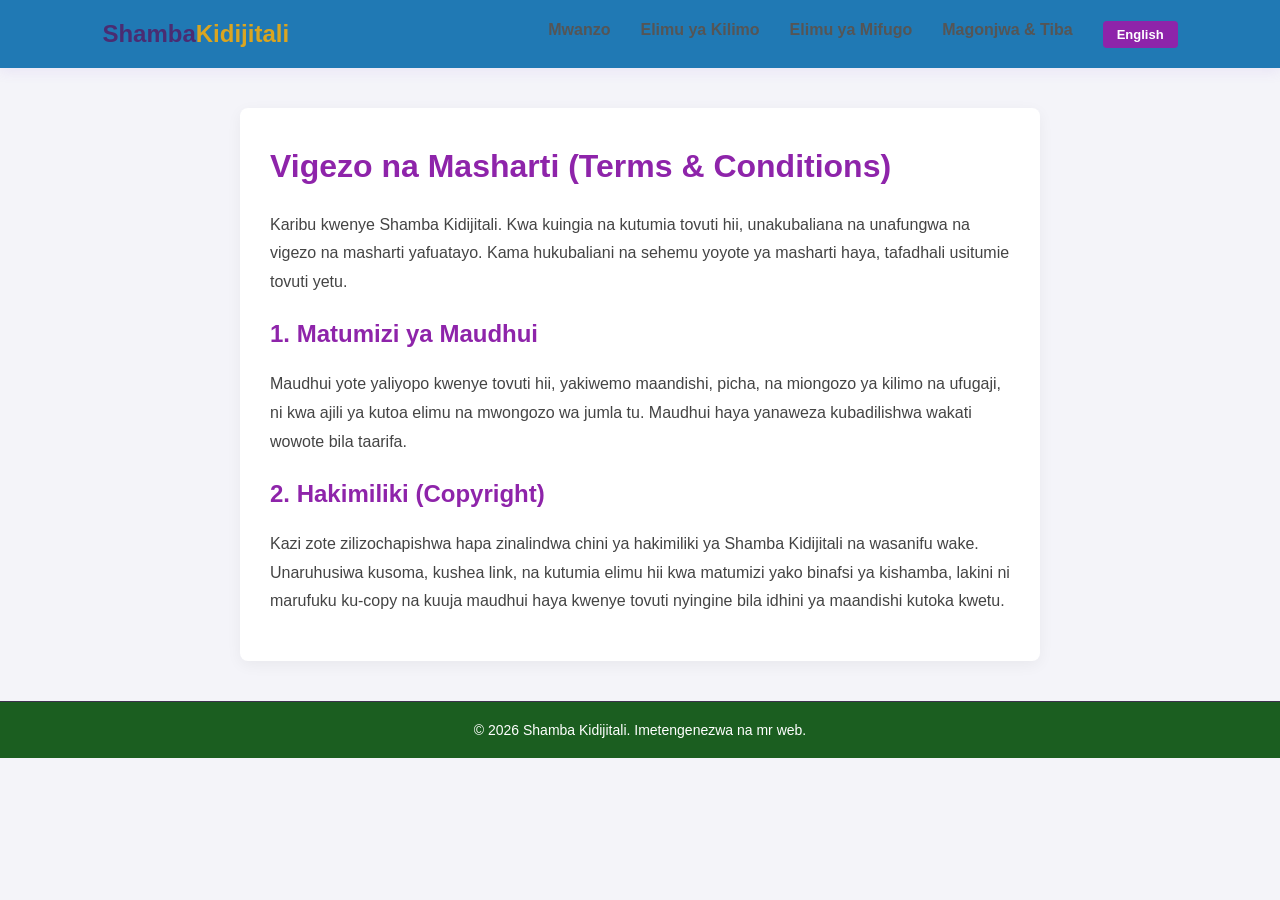
<file: terms.html>
<!DOCTYPE html>
<html lang="sw">
<head>
    <meta charset="UTF-8">
    <meta name="viewport" content="width=device-width, initial-scale=1.0">
    <title>Terms & Conditions - Vigezo na Masharti | Shamba Kidijitali</title>
    <link rel="stylesheet" href="style.css">
    <style>
        /* CSS ya Kitufe cha Lugha cha Zambarau kule Juu kwenye Header */
        .lang-btn {
            background-color: #8e24aa;
            color: white;
            border: none;
            padding: 6px 14px;
            font-size: 13px;
            font-weight: bold;
            cursor: pointer;
            border-radius: 4px;
            transition: background 0.2s;
        }
        .lang-btn:hover {
            background-color: #7b1fa2;
        }
        body {
            background-color: #f4f4f9; 
        }
        .terms-container {
            max-width: 800px;
            margin: 40px auto;
            padding: 30px;
            background: #ffffff;
            border-radius: 8px;
            box-shadow: 0 4px 15px rgba(0,0,0,0.05);
            line-height: 1.8;
        }
        .terms-container h1, .terms-container h2 {
            color: #8e24aa;
            margin-bottom: 15px;
        }
        .terms-container p {
            margin-bottom: 15px;
            color: #444;
        }
    </style>
</head>
<body>

    <!-- NAVIGATION BAR -->
    <header class="navbar">
        <div class="logo"><h2>Shamba<span>Kidijitali</span></h2></div>
        <nav>
            <ul class="nav-links">
                <li><a href="index.html" data-sw="Mwanzo" data-en="Home">Mwanzo</a></li>
                <li><a href="kilimo.html" data-sw="Elimu ya Kilimo" data-en="Crop Farming">Elimu ya Kilimo</a></li>
                <li><a href="mifugo.html" data-sw="Elimu ya Mifugo" data-en="Livestock Farming">Elimu ya Mifugo</a></li>
                <li><a href="magonjwa.html" data-sw="Magonjwa & Tiba" data-en="Diseases & Cure">Magonjwa & Tiba</a></li>
                <!-- KITUFE KIKUU JUU KWENYE HEADER -->
                <li><button id="lang-toggle" class="lang-btn">English</button></li>
            </ul>
        </nav>
    </header>

    <main class="terms-container">
        <h1 data-sw="Vigezo na Masharti (Terms & Conditions)" data-en="Terms & Conditions">Vigezo na Masharti (Terms & Conditions)</h1>
        <p data-sw="Karibu kwenye Shamba Kidijitali. Kwa kuingia na kutumia tovuti hii, unakubaliana na unafungwa na vigezo na masharti yafuatayo. Kama hukubaliani na sehemu yoyote ya masharti haya, tafadhali usitumie tovuti yetu."
           data-en="Welcome to Shamba Kidijitali. By accessing and using this website, you accept and agree to be bound by the following terms and conditions. If you disagree with any part of these terms, please do not use our website.">
           Karibu kwenye Shamba Kidijitali. Kwa kuingia na kutumia tovuti hii, unakubaliana na unafungwa na vigezo na masharti yafuatayo. Kama hukubaliani na sehemu yoyote ya masharti haya, tafadhali usitumie tovuti yetu.
        </p>

        <h2 data-sw="1. Matumizi ya Maudhui" data-en="1. Content Usage">1. Matumizi ya Maudhui</h2>
        <p data-sw="Maudhui yote yaliyopo kwenye tovuti hii, yakiwemo maandishi, picha, na miongozo ya kilimo na ufugaji, ni kwa ajili ya kutoa elimu na mwongozo wa jumla tu. Maudhui haya yanaweza kubadilishwa wakati wowote bila taarifa."
           data-en="All content provided on this website, including text, images, and agricultural guides, is for general educational purposes only. This content is subject to change without notice.">
           Maudhui yote yaliyopo kwenye tovuti hii, yakiwemo maandishi, picha, na miongozo ya kilimo na ufugaji, ni kwa ajili ya kutoa elimu na mwongozo wa jumla tu. Maudhui haya yanaweza kubadilishwa wakati wowote bila taarifa.
        </p>

        <h2 data-sw="2. Hakimiliki (Copyright)" data-en="2. Copyright">2. Hakimiliki (Copyright)</h2>
        <p data-sw="Kazi zote zilizochapishwa hapa zinalindwa chini ya hakimiliki ya Shamba Kidijitali na wasanifu wake. Unaruhusiwa kusoma, kushea link, na kutumia elimu hii kwa matumizi yako binafsi ya kishamba, lakini ni marufuku ku-copy na kuuja maudhui haya kwenye tovuti nyingine bila idhini ya maandishi kutoka kwetu."
           data-en="All works published here are protected under the copyright of Shamba Kidijitali and its developers. You are allowed to read, share links, and use this knowledge for personal farming use, but copying and selling this content on other sites without written permission is strictly prohibited.">
           Kazi zote zilizochapishwa hapa zinalindwa chini ya hakimiliki ya Shamba Kidijitali na wasanifu wake. Unaruhusiwa kusoma, kushea link, na kutumia elimu hii kwa matumizi yako binafsi ya kishamba, lakini ni marufuku ku-copy na kuuja maudhui haya kwenye tovuti nyingine bila idhini ya maandishi kutoka kwetu.
        </p>
    </main>

    <footer style="background-color: #1b5e20; color: white; text-align: center; padding: 20px; margin-top: 40px;">
        <p>&copy; 2026 Shamba Kidijitali. Imetengenezwa na mr web.</p>
    </footer>

    <script>
        const globalLangBtn = document.getElementById('lang-toggle');
        let currentGlobalLang = 'sw';
        if (globalLangBtn) {
            globalLangBtn.addEventListener('click', () => {
                const allElements = document.querySelectorAll('[data-sw][data-en]');
                if (currentGlobalLang === 'sw') {
                    allElements.forEach(el => el.textContent = el.getAttribute('data-en'));
                    globalLangBtn.textContent = 'Kiswahili'; 
                    currentGlobalLang = 'en';
                } else {
                    allElements.forEach(el => el.textContent = el.getAttribute('data-sw'));
                    globalLangBtn.textContent = 'English'; 
                    currentGlobalLang = 'sw';
                }
            });
        }
    </script>
</body>
</html>
</file>
<file: style.css>
/* ==========================================================================
   1. GLOBAL STYLES & RESET
   ========================================================================== */
* {
    margin: 0;
    padding: 0;
    box-sizing: border-box;
    font-family: 'Segoe UI', Tahoma, Geneva, Verdana, sans-serif;
    scroll-behavior: smooth;
}

body {
    background-color: #08d89a; /* Lavender hafifu sana kwa mbali */
    color: #333;
}

/* ==========================================================================
   2. NAVIGATION BAR
   ========================================================================== */
.navbar {
    display: flex;
    justify-content: space-between;
    align-items: center;
    padding: 20px 8%;
    background-color: #2079b4;
    box-shadow: 0 4px 12px rgba(147, 112, 219, 0.1); /* Kivuli cha lavender */
    position: sticky;
    top: 0;
    z-index: 1000;
}

.logo h2 {
    color: #4a2c72; /* Lavender iliyoiva */
    font-size: 24px;
}

.logo h2 span {
    color: #daa520; /* Rangi ya Dhahabu (Gold) */
}

.nav-links {
    display: flex;
    list-style: none;
}

.nav-links li {
    margin-left: 30px;
}

.nav-links a {
    text-decoration: none;
    color: #555;
    font-weight: 600;
    transition: color 0.3s ease;
}

.nav-links a:hover, .nav-links a.active {
    color: #daa520; /* Inabadilika kuwa dhahabu ikiguswa */
}

/* ==========================================================================
   3. HERO SLIDE SHOW SECTION
   ========================================================================== */
.hero-slider {
    position: relative;
    width: 100%;
    height: 70vh; /* Inachukua 70% ya urefu wa kioo */
    overflow: hidden;
    background-color: #000;
}

.slides {
    width: 100%;
    height: 100%;
    position: relative;
}

.slide {
    position: absolute;
    top: 0;
    left: 0;
    width: 100%;
    height: 100%;
    opacity: 0;
    transition: opacity 0.8s ease-in-out; /* Muonekano wa kufifia (Fade Effect) */
    z-index: 1;
}

.slide.active {
    opacity: 1;
    z-index: 2;
}

.slide img {
    width: 100%;
    height: 100%;
    object-fit: cover; /* Picha isipoteze umbo */
    filter: brightness(60%); /* Kufanya picha iwe giza kidogo ili maandishi yasomeke */
}

.slide-content {
    position: absolute;
    bottom: 20%;
    left: 8%;
    color: #17e283;
    z-index: 3;
    max-width: 600px;
}

.slide-content h1 {
    font-size: 42px;
    margin-bottom: 15px;
    text-shadow: 2px 2px 4px rgba(218, 42, 42, 0.5);
}

.slide-content p {
    font-size: 18px;
    text-shadow: 1px 1px 3px rgba(184, 31, 31, 0.5);
}

/* Vitufe vya mishale ya pembeni */
.prev-btn, .next-btn {
    position: absolute;
    top: 50%;
    transform: translateY(-50%);
    background-color: rgba(74, 44, 114, 0.6); /* Background ya lavender yenye wepesi */
    color: rgb(6, 99, 128);
    border: 2px solid #daa520; /* Border ya dhahabu */
    font-size: 24px;
    padding: 12px 18px;
    cursor: pointer;
    border-radius: 50%;
    z-index: 10;
    transition: background-color 0.3s ease;
}

.prev-btn:hover, .next-btn:hover {
    background-color: #daa520;
    color: #4a2c72;
}

.prev-btn { left: 2%; }
.next-btn { right: 2%; }
/* ==========================================================================
   3b. MISSION SECTION (DHUMUNI LETU - RANGI TULIVU)
   ========================================================================== */
.mission-section {
    padding: 50px 8%;
    background-color: #f7f5fa; /* Rangi ya lavender tulivu sana */
    text-align: center;
    border-bottom: 1px solid #e1dde9;
}

.mission-container {
    max-width: 800px;
    margin: 0 auto;
}

.mission-container h2 {
    color: #433854;
    font-size: 28px;
    margin-bottom: 15px;
}

.mission-container p {
    color: #5b5563;
    font-size: 16px;
    line-height: 1.8;
    margin-bottom: 25px;
}

.features-badges {
    display: flex;
    justify-content: center;
    gap: 15px;
    flex-wrap: wrap;
}

.features-badges span {
    background-color: #eae7f0;
    color: #5a4b70;
    padding: 8px 16px;
    border-radius: 20px;
    font-size: 14px;
    font-weight: 600;
    border: 1px solid #dcd7e5;
}

/* ==========================================================================
   4. CATEGORY GRID SECTION (RANGI TULIVU NA ZILIZOFUBA)
   ========================================================================== */
.category-section {
    padding: 60px 8%;
    background-color: #29f7db; /* Lavender ya kijivu iliyotulia sana na isiyong'aa */
}

.section-title {
    text-align: center;
    margin-bottom: 40px;
}

.section-title h2 {
    color: #433854; /* Zambarau iliyofuba na ya giza */
    font-size: 32px;
    margin-bottom: 10px;
}

.section-title p {
    color: #726b7c; /* Kijivu chenye asili ya lavender */
}

.grid-container {
    display: grid;
    grid-template-columns: repeat(auto-fit, minmax(280px, 1fr));
    gap: 30px;
}

.card {
    background: #957cc5; /* Off-white tulivu sana, haina weupe wa kuumiza macho */
    padding: 25px;
    border-radius: 12px;
    text-align: left;
    box-shadow: 0 4px 10px rgba(67, 56, 84, 0.05); /* Kivuli kidogo sana kilichotulia */
    transition: transform 0.3s ease, box-shadow 0.3s ease;
    border: 1px solid #e1dde9; /* Mpaka wa kijivu/lavender uliopooza */
    border-bottom: 4px solid #5a4b70; /* Zambarau ya chini iliyopooza */
}

.card:hover {
    transform: translateY(-5px);
    background-color: #9c80cc; /* Mabadiliko madogo sana ya rangi ikiguswa */
    box-shadow: 0 8px 20px rgba(67, 56, 84, 0.1);
    border-bottom: 4px solid #c99318; /* Dhahabu iliyofuba kidogo (Muted Gold) */
}

.card-icon {
    font-size: 40px;
    margin-bottom: 15px;
    text-align: center;
}

.card h3 {
    color: #433854;
    margin-bottom: 15px;
    font-size: 20px;
    text-align: center;
}

.card p {
    color: #5b5563; /* Maandishi ya kijivu yaliyotulia kabisa */
    font-size: 14px;
    line-height: 1.6;
    margin-bottom: 12px;
}

.card p strong {
    color: #5a4b70;
}

.card-btn {
    display: inline-block;
    padding: 8px 20px;
    background-color: #5a4b70; /* Vitufe vya rangi ya zambarau iliyotulia */
    color: #fff;
    text-decoration: none;
    border-radius: 6px;
    font-weight: 600;
    font-size: 14px;
    transition: background-color 0.3s ease;
}

.card-btn:hover {
    background-color: #c99318; /* Inabadilika kuwa dhahabu iliyopooza */
    color: #fff;
}

/* ==========================================================================
   5. SEHEMU YA FOMU YA MAONI (FEEDBACK SECTION)
   ========================================================================== */
.feedback-section {
    padding: 60px 8%;
    background-color: #2e98c2; /* Tani nyingine tulivu ya background */
    border-top: 1px solid #dcd7e5;
}

.form-container {
    max-width: 550px;
    margin: 0 auto;
    background: #359cd8;
    padding: 35px;
    border-radius: 12px;
    box-shadow: 0 4px 12px rgba(0,0,0,0.03);
    border: 1px solid #e1dde9;
}

.form-group {
    margin-bottom: 20px;
}

.form-group label {
    display: block;
    margin-bottom: 8px;
    color: #433854;
    font-weight: 600;
    font-size: 14px;
}

.form-group input, .form-group textarea {
    width: 100%;
    padding: 12px;
    border: 1px solid #cfc9da;
    background-color: #b7e3f5;
    border-radius: 6px;
    font-size: 14px;
    color: #333;
    transition: border-color 0.3s ease;
}

.form-group input:focus, .form-group textarea:focus {
    outline: none;
    border-color: #5a4b70; /* Inabadilika kuwa lavender ikibonyezwa */
}

.submit-btn {
    width: 100%;
    padding: 12px;
    background-color: #5a4b70;
    color: white;
    border: none;
    border-radius: 6px;
    font-size: 16px;
    font-weight: 600;
    cursor: pointer;
    transition: background-color 0.3s ease;
}

.submit-btn:hover {
    background-color: #fad379; /* Inabadilika kuwa dhahabu iliyopooza ikiguswa */
}

/* ==========================================================================
   6. FOOTER
   ========================================================================== */
footer {
    background-color: #572997; /* Rangi ya giza sana iliyotulia */
    color: #b1a9bc;
    text-align: center;
    padding: 25px;
    font-size: 14px;
    border-top: 1px solid #3c324b;
}

footer span {
    color: #c99318;
    font-weight: bold;
}
/* ==========================================================================
   7. SEHEMU YA UKURASA WA NDANI (KILIMO.HTML STYLING)
   ========================================================================== */
.page-header-kilimo {
    background-image: linear-gradient(rgba(43, 35, 54, 0.7), rgba(43, 35, 54, 0.8)), url('kilimo-kwanza.jpg');
    background-size: cover;
    background-position: center;
    height: 40vh;
    display: flex;
    justify-content: center;
    align-items: center;
    text-align: center;
    color: white;
}

.header-overlay h1 {
    font-size: 36px;
    margin-bottom: 10px;
    color: #fcfbfe;
}

.header-overlay p {
    font-size: 16px;
    max-width: 700px;
    margin: 0 auto;
    color: #e1dde9;
}

.content-section {
    padding: 50px 8%;
    background-color: #f1eff6;
}

.content-container {
    max-width: 900px;
    margin: 0 auto;
    background: #fcfbfe;
    padding: 40px;
    border-radius: 12px;
    box-shadow: 0 4px 15px rgba(67, 56, 84, 0.03);
    border: 1px solid #e1dde9;
}

.main-article {
    margin-bottom: 40px;
    border-bottom: 1px solid #eae7f0;
    padding-bottom: 30px;
}

.main-article:last-of-type {
    border-bottom: none;
}

.main-article h2 {
    color: #433854;
    font-size: 24px;
    margin-bottom: 15px;
}

.main-article p {
    color: #5b5563;
    line-height: 1.8;
    font-size: 15px;
    margin-bottom: 15px;
}

.info-alert {
    background-color: #f4f1fa;
    border-left: 4px solid #c99318;
    padding: 15px;
    border-radius: 4px;
    color: #5b5563;
    font-size: 14px;
    line-height: 1.6;
}

/* Gridi ya Faida na Hasara */
.pro-con-grid {
    display: grid;
    grid-template-columns: repeat(auto-fit, minmax(300px, 1fr));
    gap: 25px;
    margin-top: 20px;
}

.pro-box, .con-box {
    padding: 20px;
    border-radius: 8px;
    background-color: #faf9fc;
    border: 1px solid #e1dde9;
}

.pro-box h3 { color: #2e7d32; font-size: 18px; margin-bottom: 12px; }
.con-box h3 { color: #c62828; font-size: 18px; margin-bottom: 12px; }

.pro-box ul, .con-box ul {
    padding-left: 20px;
    color: #5b5563;
    font-size: 14px;
    line-height: 1.7;
}

.pro-box li, .con-box li {
    margin-bottom: 8px;
}

/* Magonjwa */
.disease-list {
    margin-top: 20px;
}

.disease-item {
    background: #fbfaff;
    border: 1px solid #eae7f0;
    padding: 20px;
    border-radius: 8px;
    margin-bottom: 15px;
}

.disease-item h4 {
    color: #5a4b70;
    font-size: 16px;
    margin-bottom: 10px;
}

.disease-item p {
    font-size: 14px;
    margin-bottom: 5px;
}

/* Vifungo vya Kurudi Nyuma */
.back-home-container {
    margin-top: 30px;
    text-align: center;
}

.back-btn {
    display: inline-block;
    padding: 10px 25px;
    background-color: #5a4b70;
    color: white;
    text-decoration: none;
    border-radius: 6px;
    font-weight: 600;
    font-size: 15px;
    transition: background-color 0.3s ease;
}

.back-btn:hover {
    background-color: #c99318;
}

.content-container ul {
    padding-left: 20px;
    color: #5b5563;
    font-size: 15px;
    line-height: 1.8;
}
.content-container li {
    margin-bottom: 10px;
}
/* ==========================================================================
   8. SEHEMU YA UKURASA WA NDANI (MIFUGO.HTML STYLING)
   ========================================================================== */
.page-header-mifugo {
    background-image: linear-gradient(rgba(43, 35, 54, 0.75), rgba(43, 35, 54, 0.85)), url('kuku-bata.jpg');
    background-size: cover;
    background-position: center;
    height: 40vh;
    display: flex;
    justify-content: center;
    align-items: center;
    text-align: center;
    color: white;
}
/* ==========================================================================
   9. SEHEMU YA UKURASA WA KUKU (KUKU.HTML STYLING)
   ========================================================================== */
.page-header-kuku {
    background-image: linear-gradient(rgba(43, 35, 54, 0.75), rgba(43, 35, 54, 0.85)), url('kuku-bata.jpg');
    background-size: cover;
    background-position: center;
    height: 40vh;
    display: flex;
    justify-content: center;
    align-items: center;
    text-align: center;
    color: white;
}
/* ==========================================================================
   10. ADDITIONAL ANIMAL PAGES HERO BANNERS
   ========================================================================== */
.page-header-bata {
    background-image: linear-gradient(rgba(43, 35, 54, 0.75), rgba(43, 35, 54, 0.85)), url('kuku-bata.jpg');
    background-size: cover;
    background-position: center;
    height: 40vh;
    display: flex;
    justify-content: center;
    align-items: center;
    text-align: center;
    color: white;
}

.page-header-mbwa {
    background-image: linear-gradient(rgba(43, 35, 54, 0.75), rgba(43, 35, 54, 0.85)), url('mbwa-bora.jpg');
    background-size: cover;
    background-position: center;
    height: 40vh;
    display: flex;
    justify-content: center;
    align-items: center;
    text-align: center;
    color: white;
}

.page-header-ngombe {
    background-image: linear-gradient(rgba(43, 35, 54, 0.75), rgba(43, 35, 54, 0.85)), url('kilimo-kwanza.jpg');
    background-size: cover;
    background-position: center;
    height: 40vh;
    display: flex;
    justify-content: center;
    align-items: center;
    text-align: center;
    color: white;
}
/* ==========================================================================
   11. SEHEMU YA UKURASA WA MBUZI (MBUZI.HTML STYLING)
   ========================================================================== */
.page-header-mbuzi {
    background-image: linear-gradient(rgba(43, 35, 54, 0.75), rgba(43, 35, 54, 0.85)), url('kuku-bata.jpg');
    background-size: cover;
    background-position: center;
    height: 40vh;
    display: flex;
    justify-content: center;
    align-items: center;
    text-align: center;
    color: white;
}
/* ==========================================================================
   12. SEHEMU YA UKURASA WA MAGONJWA & TIBA (MAGONJWA.HTML STYLING)
   ========================================================================== */
.page-header-magonjwa {
    background-image: linear-gradient(rgba(43, 35, 54, 0.75), rgba(43, 35, 54, 0.85)), url('mbwa-bora.jpg');
    background-size: cover;
    background-position: center;
    height: 40vh;
    display: flex;
    justify-content: center;
    align-items: center;
    text-align: center;
    color: white;
}

/* Mitindo ya Jedwali la Magonjwa */
.disease-table {
    width: 100%;
    border-collapse: collapse;
    margin-top: 15px;
    font-size: 14px;
    background-color: #fcfbfe;
}

.disease-table th, .disease-table td {
    border: 1px solid #e1dde9;
    padding: 12px 15px;
    text-align: left;
}

.disease-table th {
    background-color: #5a4b70;
    color: white;
    font-weight: 600;
}

.disease-table tr:nth-child(even) {
    background-color: #f7f5fa; /* Rangi ya mistari ya katikati iliyotulia */
}

.disease-table tr:hover {
    background-color: #f3eefc; /* Rangi ikiguswa na panya */
}

.disease-table td strong {
    color: #433854;
}
/* ==========================================================================
   13. LANGUAGE BUTTON STYLING
   ========================================================================== */
.lang-btn {
    background-color: #5a4b70; /* Lavender tulivu */
    color: white;
    border: 1px solid #c99318; /* Muted gold border */
    padding: 6px 14px;
    font-size: 14px;
    font-weight: 600;
    border-radius: 4px;
    cursor: pointer;
    transition: all 0.3s ease;
}

.lang-btn:hover {
    background-color: #c99318; /* Inakuwa dhahabu ikiguswa */
    color: #2b2336;
    border-color: #5a4b70;
}
</file>
